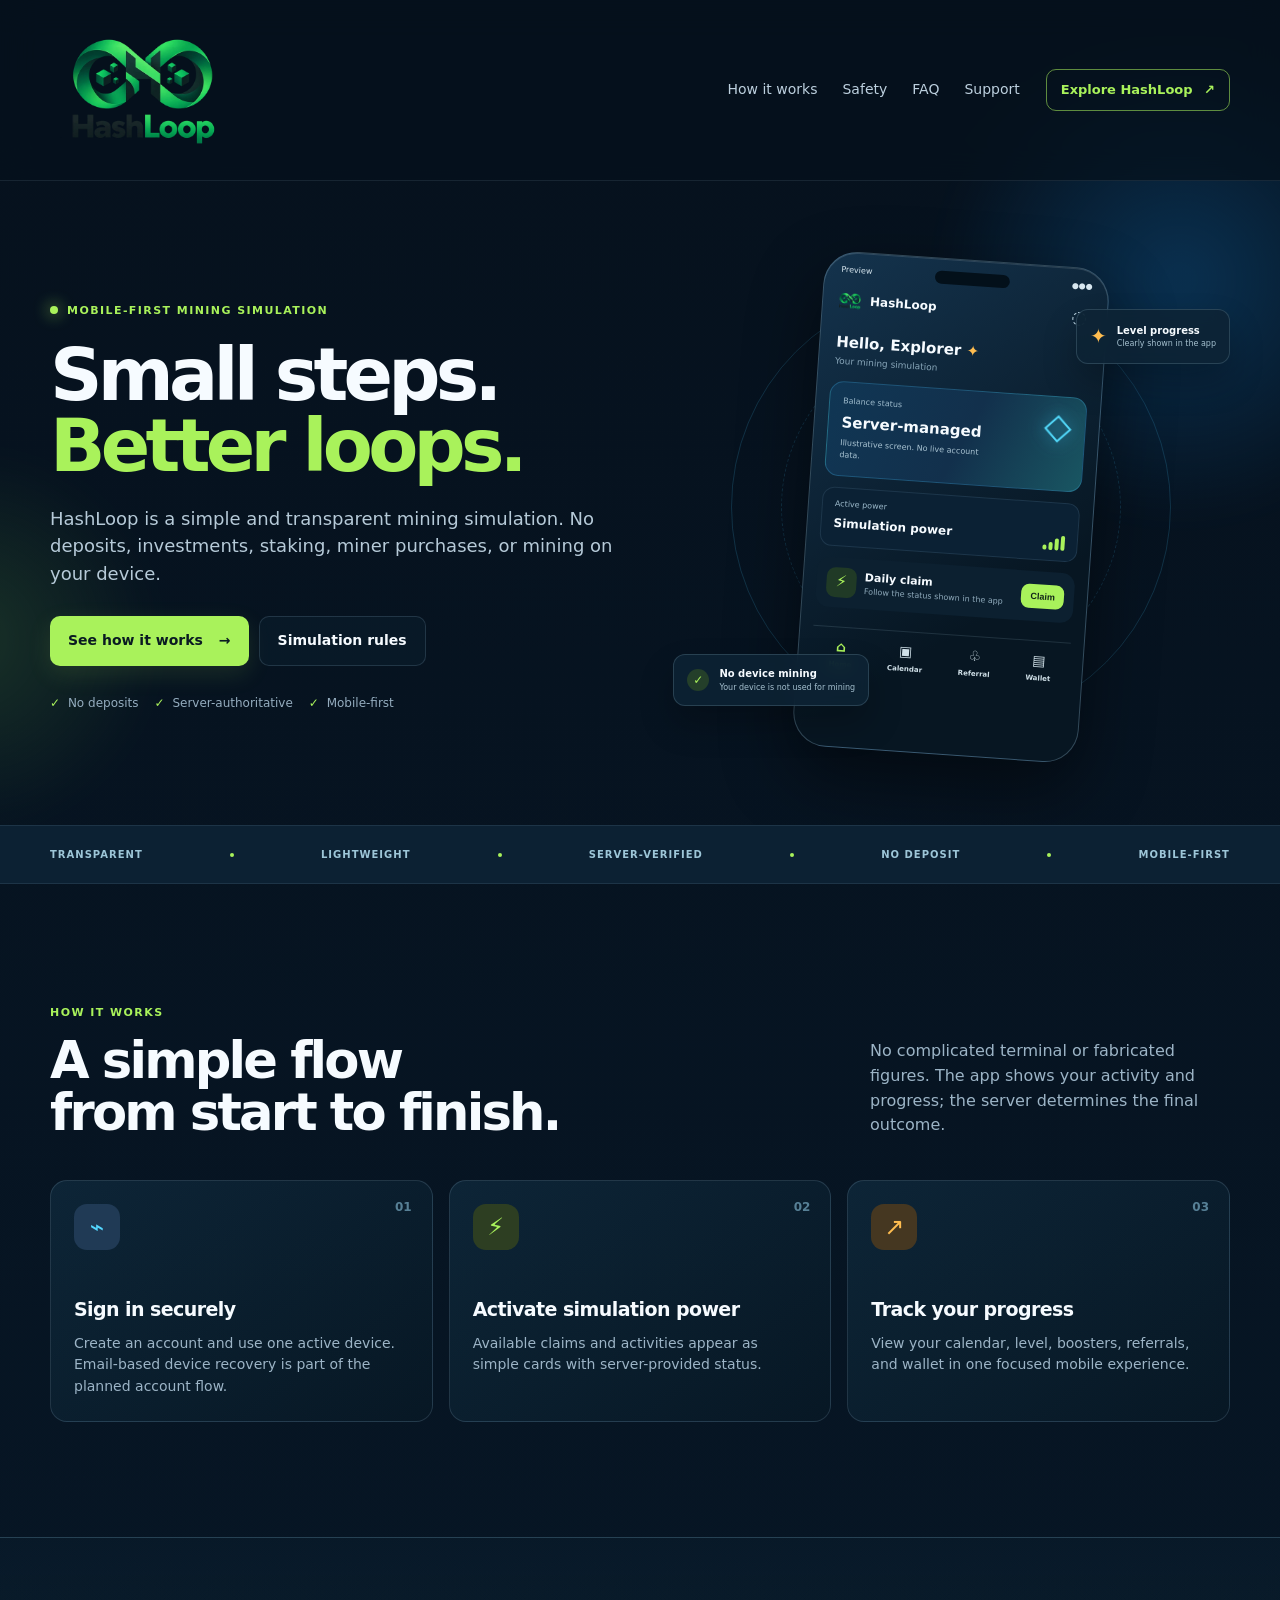
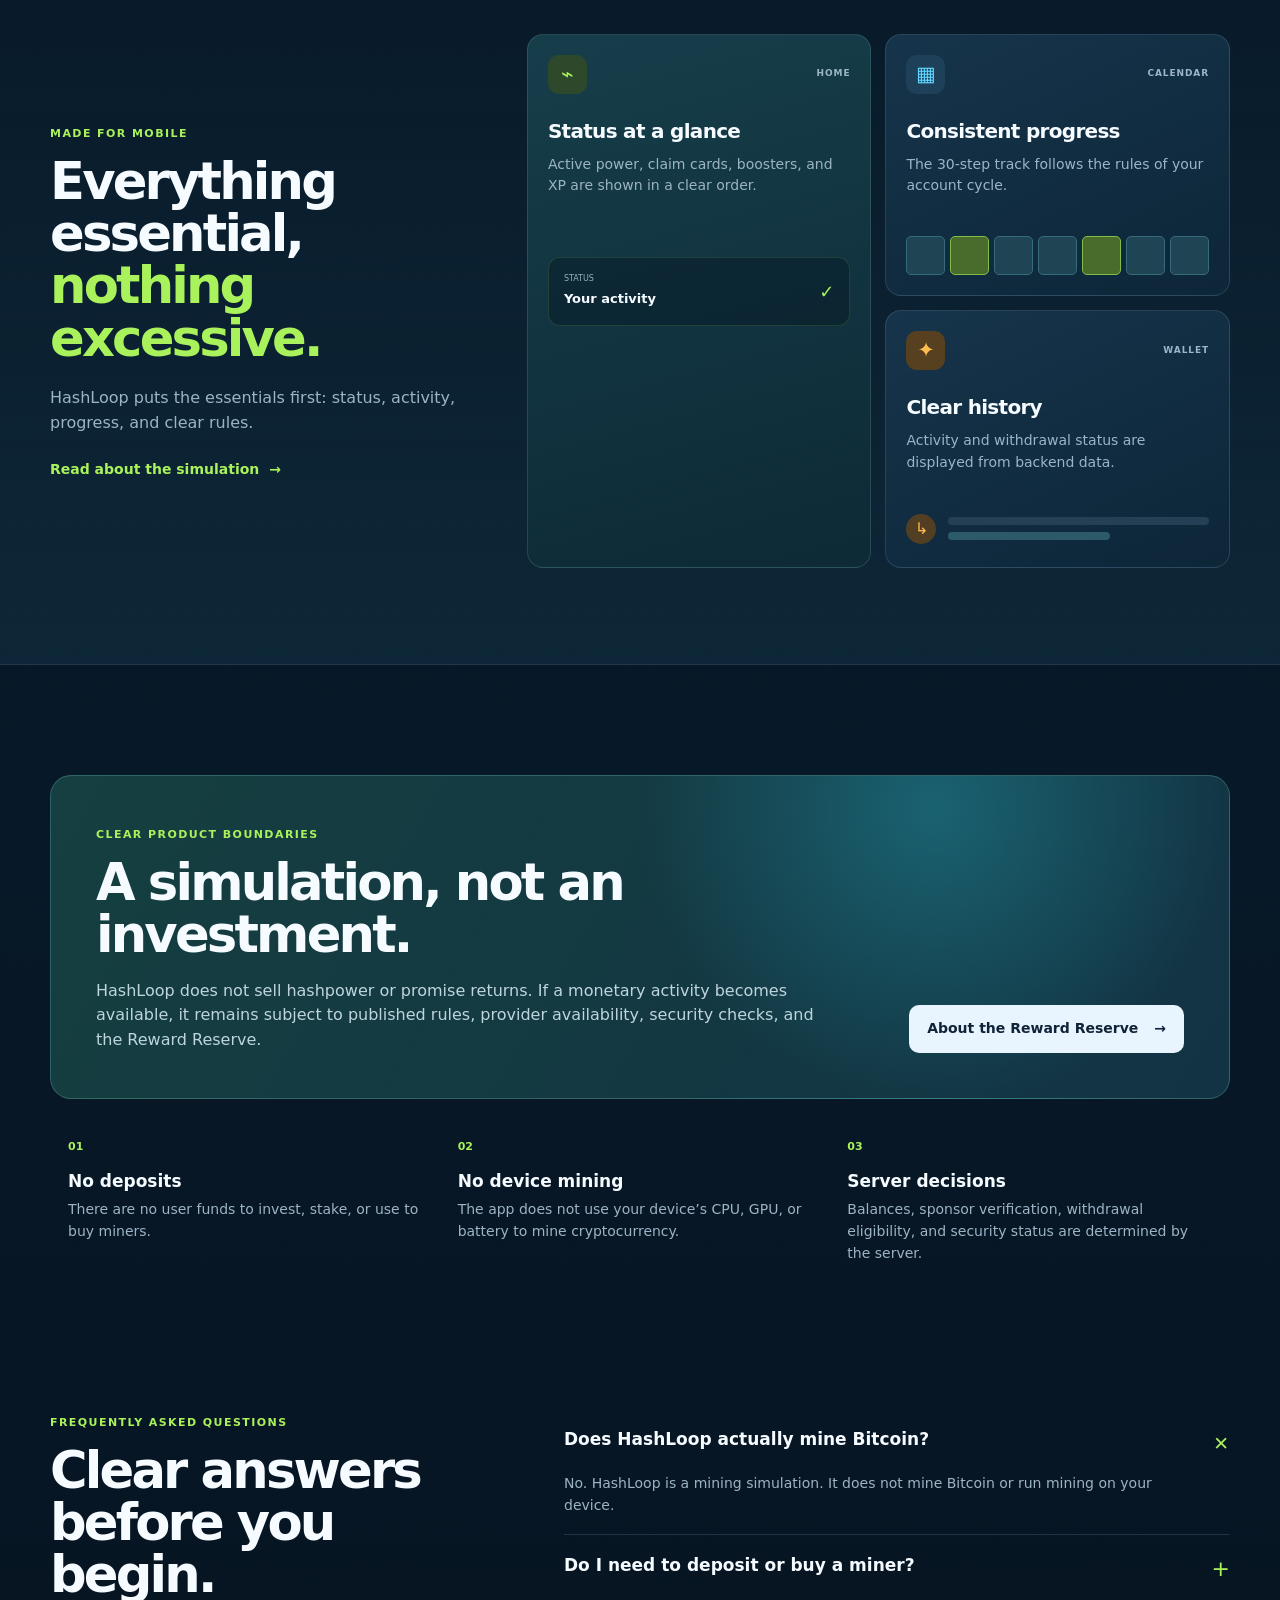
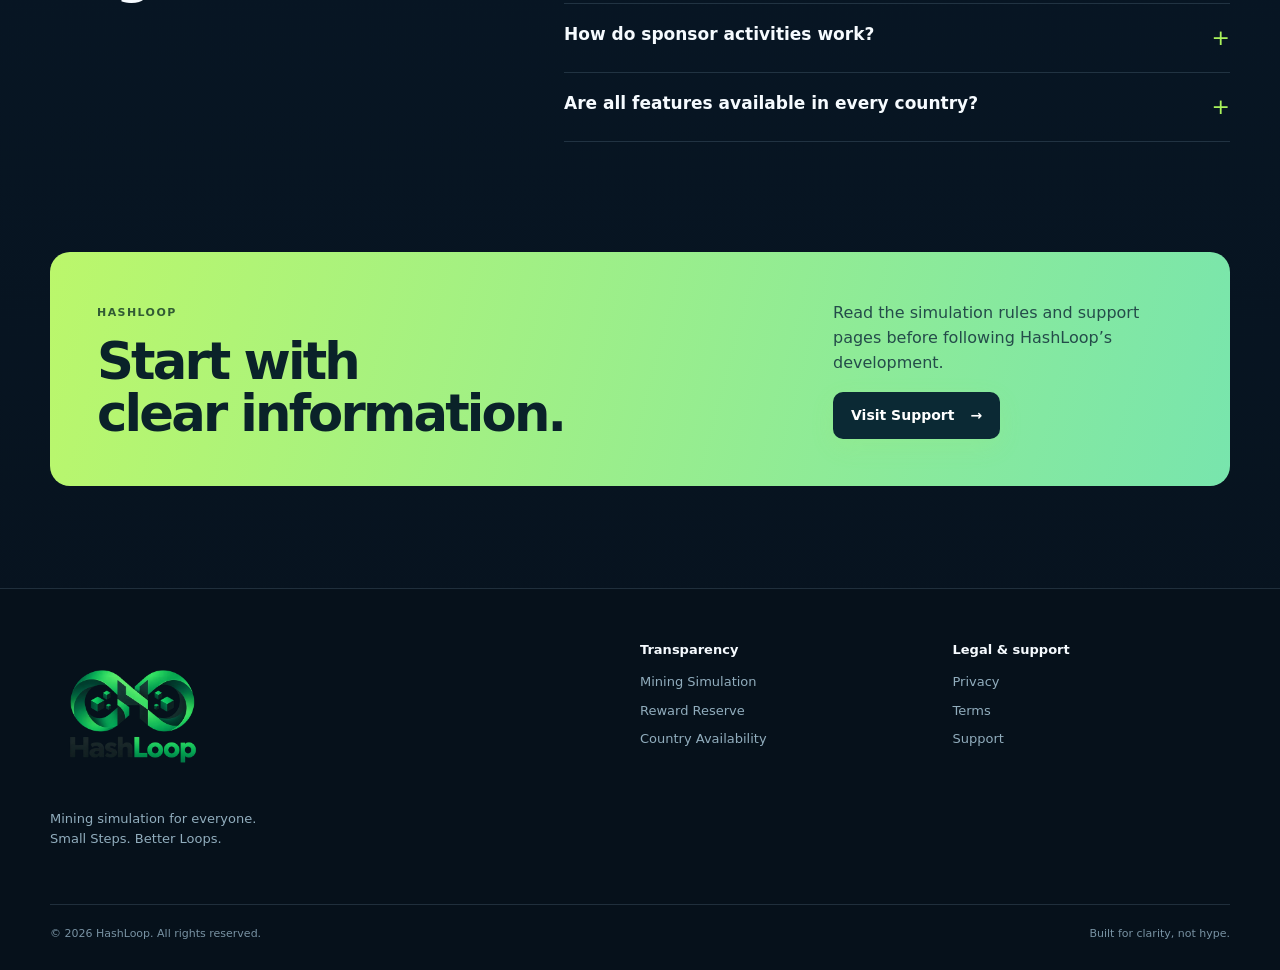
<file: index.html>
<!doctype html>
<html lang="en">
<head>
  <meta charset="utf-8">
  <meta name="viewport" content="width=device-width, initial-scale=1">
  <meta name="description" content="HashLoop is a mobile-first mining simulation. No deposits, investments, or device mining.">
  <meta name="theme-color" content="#07121d">
  <title>HashLoop — Small Steps. Better Loops.</title>
  <link rel="stylesheet" href="/assets/site.css">
</head>
<body class="landing">
  <div class="aurora aurora-one"></div><div class="aurora aurora-two"></div>
  <header class="site-header"><div class="shell nav">
    <a class="brand brand-logo" href="/" aria-label="HashLoop home"><img src="/assets/hashloop_logo.webp" alt="HashLoop"></a>
    <nav class="nav-links" aria-label="Main navigation">
      <a href="#cara-kerja">How it works</a><a href="#keamanan">Safety</a><a href="#faq">FAQ</a><a href="/support/">Support</a>
    </nav>
    <a class="nav-cta" href="#mulai">Explore HashLoop <span>↗</span></a>
  </div></header>
  <main>
    <section class="hero shell" id="mulai">
      <div class="hero-copy">
        <div class="eyebrow"><i></i> Mobile-first mining simulation</div>
        <h1>Small steps.<br><em>Better loops.</em></h1>
        <p class="hero-lead">HashLoop is a simple and transparent mining simulation. No deposits, investments, staking, miner purchases, or mining on your device.</p>
        <div class="hero-actions"><a class="button primary" href="#cara-kerja">See how it works <span>→</span></a><a class="button ghost" href="/mining-simulation/">Simulation rules</a></div>
        <div class="hero-trust"><span><b>✓</b> No deposits</span><span><b>✓</b> Server-authoritative</span><span><b>✓</b> Mobile-first</span></div>
      </div>
      <div class="hero-visual" aria-label="Illustrative HashLoop interface concept">
        <div class="orbit orbit-a"></div><div class="orbit orbit-b"></div>
        <div class="phone">
          <div class="phone-top"><span>Preview</span><span class="notch"></span><span>●●●</span></div>
          <div class="app-top"><img src="/assets/hashloop_logo.webp" alt=""><span>HashLoop</span><button aria-label="Profile">◌</button></div>
          <div class="hello">Hello, Explorer <span>✦</span><small>Your mining simulation</small></div>
          <div class="balance-card"><div><small>Balance status</small><strong>Server-managed</strong><em>Illustrative screen. No live account data.</em></div><div class="gem">◇</div></div>
          <div class="power-row"><div><small>Active power</small><b>Simulation power</b></div><div class="signal"><span></span><span></span><span></span><span></span></div></div>
          <div class="claim-preview"><div class="preview-icon">⚡</div><div><strong>Daily claim</strong><small>Follow the status shown in the app</small></div><button>Claim</button></div>
          <div class="mini-nav"><b>⌂<small>Home</small></b><b>▣<small>Calendar</small></b><b>♧<small>Referral</small></b><b>▤<small>Wallet</small></b></div>
        </div>
        <div class="float-card card-one"><span class="float-icon">✦</span><div><b>Level progress</b><small>Clearly shown in the app</small></div></div>
        <div class="float-card card-two"><span class="ok">✓</span><div><b>No device mining</b><small>Your device is not used for mining</small></div></div>
      </div>
    </section>
    <section class="strip"><div class="shell strip-inner"><span>TRANSPARENT</span><i></i><span>LIGHTWEIGHT</span><i></i><span>SERVER-VERIFIED</span><i></i><span>NO DEPOSIT</span><i></i><span>MOBILE-FIRST</span></div></section>
    <section class="section shell" id="cara-kerja">
      <div class="section-heading"><div><span class="kicker">HOW IT WORKS</span><h2>A simple flow<br>from start to finish.</h2></div><p>No complicated terminal or fabricated figures. The app shows your activity and progress; the server determines the final outcome.</p></div>
      <div class="steps">
        <article class="step"><span class="step-num">01</span><div class="step-art art-account">⌁</div><h3>Sign in securely</h3><p>Create an account and use one active device. Email-based device recovery is part of the planned account flow.</p></article>
        <article class="step"><span class="step-num">02</span><div class="step-art art-power">⚡</div><h3>Activate simulation power</h3><p>Available claims and activities appear as simple cards with server-provided status.</p></article>
        <article class="step"><span class="step-num">03</span><div class="step-art art-track">↗</div><h3>Track your progress</h3><p>View your calendar, level, boosters, referrals, and wallet in one focused mobile experience.</p></article>
      </div>
    </section>
    <section class="feature-section"><div class="shell feature-grid">
      <div class="feature-intro"><span class="kicker">MADE FOR MOBILE</span><h2>Everything essential,<br><em>nothing excessive.</em></h2><p>HashLoop puts the essentials first: status, activity, progress, and clear rules.</p><a class="text-link" href="/mining-simulation/">Read about the simulation <span>→</span></a></div>
      <div class="feature-cards">
        <article class="feature-card large"><div class="feature-head"><span class="feature-icon lime">⌁</span><span class="card-label">HOME</span></div><h3>Status at a glance</h3><p>Active power, claim cards, boosters, and XP are shown in a clear order.</p><div class="home-mini"><div><small>STATUS</small><b>Your activity</b></div><span>✓</span></div></article>
        <article class="feature-card"><div class="feature-head"><span class="feature-icon blue">▦</span><span class="card-label">CALENDAR</span></div><h3>Consistent progress</h3><p>The 30-step track follows the rules of your account cycle.</p><div class="calendar-mini"><i></i><i></i><i></i><i></i><i></i><i></i><i></i></div></article>
        <article class="feature-card"><div class="feature-head"><span class="feature-icon orange">✦</span><span class="card-label">WALLET</span></div><h3>Clear history</h3><p>Activity and withdrawal status are displayed from backend data.</p><div class="wallet-mini"><span>↳</span><div><i></i><i></i></div></div></article>
      </div>
    </section>
    <section class="safety shell" id="keamanan">
      <div class="safety-banner"><div><span class="kicker">CLEAR PRODUCT BOUNDARIES</span><h2>A simulation, not an investment.</h2><p>HashLoop does not sell hashpower or promise returns. If a monetary activity becomes available, it remains subject to published rules, provider availability, security checks, and the Reward Reserve.</p></div><a class="button light" href="/reward-reserve/">About the Reward Reserve <span>→</span></a></div>
      <div class="safety-grid">
        <article><span>01</span><h3>No deposits</h3><p>There are no user funds to invest, stake, or use to buy miners.</p></article>
        <article><span>02</span><h3>No device mining</h3><p>The app does not use your device’s CPU, GPU, or battery to mine cryptocurrency.</p></article>
        <article><span>03</span><h3>Server decisions</h3><p>Balances, sponsor verification, withdrawal eligibility, and security status are determined by the server.</p></article>
      </div>
    </section>
    <section class="faq shell" id="faq">
      <div class="faq-heading"><span class="kicker">FREQUENTLY ASKED QUESTIONS</span><h2>Clear answers<br>before you begin.</h2></div>
      <div class="faq-list">
        <details open><summary>Does HashLoop actually mine Bitcoin?<span>+</span></summary><p>No. HashLoop is a mining simulation. It does not mine Bitcoin or run mining on your device.</p></details>
        <details><summary>Do I need to deposit or buy a miner?<span>+</span></summary><p>No. HashLoop does not offer deposits, investments, staking, miner purchases, or pay-to-earn memberships.</p></details>
        <details><summary>How do sponsor activities work?<span>+</span></summary><p>Sponsor activities can only count after verification by an approved provider and the server. Provider availability varies by release and country.</p></details>
        <details><summary>Are all features available in every country?<span>+</span></summary><p>Not always. Availability depends on your country, providers, development status, and published rules.</p></details>
      </div>
    </section>
    <section class="cta shell"><div><span class="kicker">HASHLOOP</span><h2>Start with<br>clear information.</h2></div><div><p>Read the simulation rules and support pages before following HashLoop’s development.</p><a class="button primary" href="/support/">Visit Support <span>→</span></a></div></section>
  </main>
  <footer class="footer"><div class="shell footer-grid"><div><a class="brand brand-logo footer-logo" href="/"><img src="/assets/hashloop_logo.webp" alt="HashLoop"></a><p>Mining simulation for everyone.<br>Small Steps. Better Loops.</p></div><div><b>Transparency</b><a href="/mining-simulation/">Mining Simulation</a><a href="/reward-reserve/">Reward Reserve</a><a href="/country-availability/">Country Availability</a></div><div><b>Legal & support</b><a href="/privacy/">Privacy</a><a href="/terms/">Terms</a><a href="/support/">Support</a></div></div><div class="shell footer-bottom"><span>© 2026 HashLoop. All rights reserved.</span><span>Built for clarity, not hype.</span></div></footer>
</body>
</html>
</file>
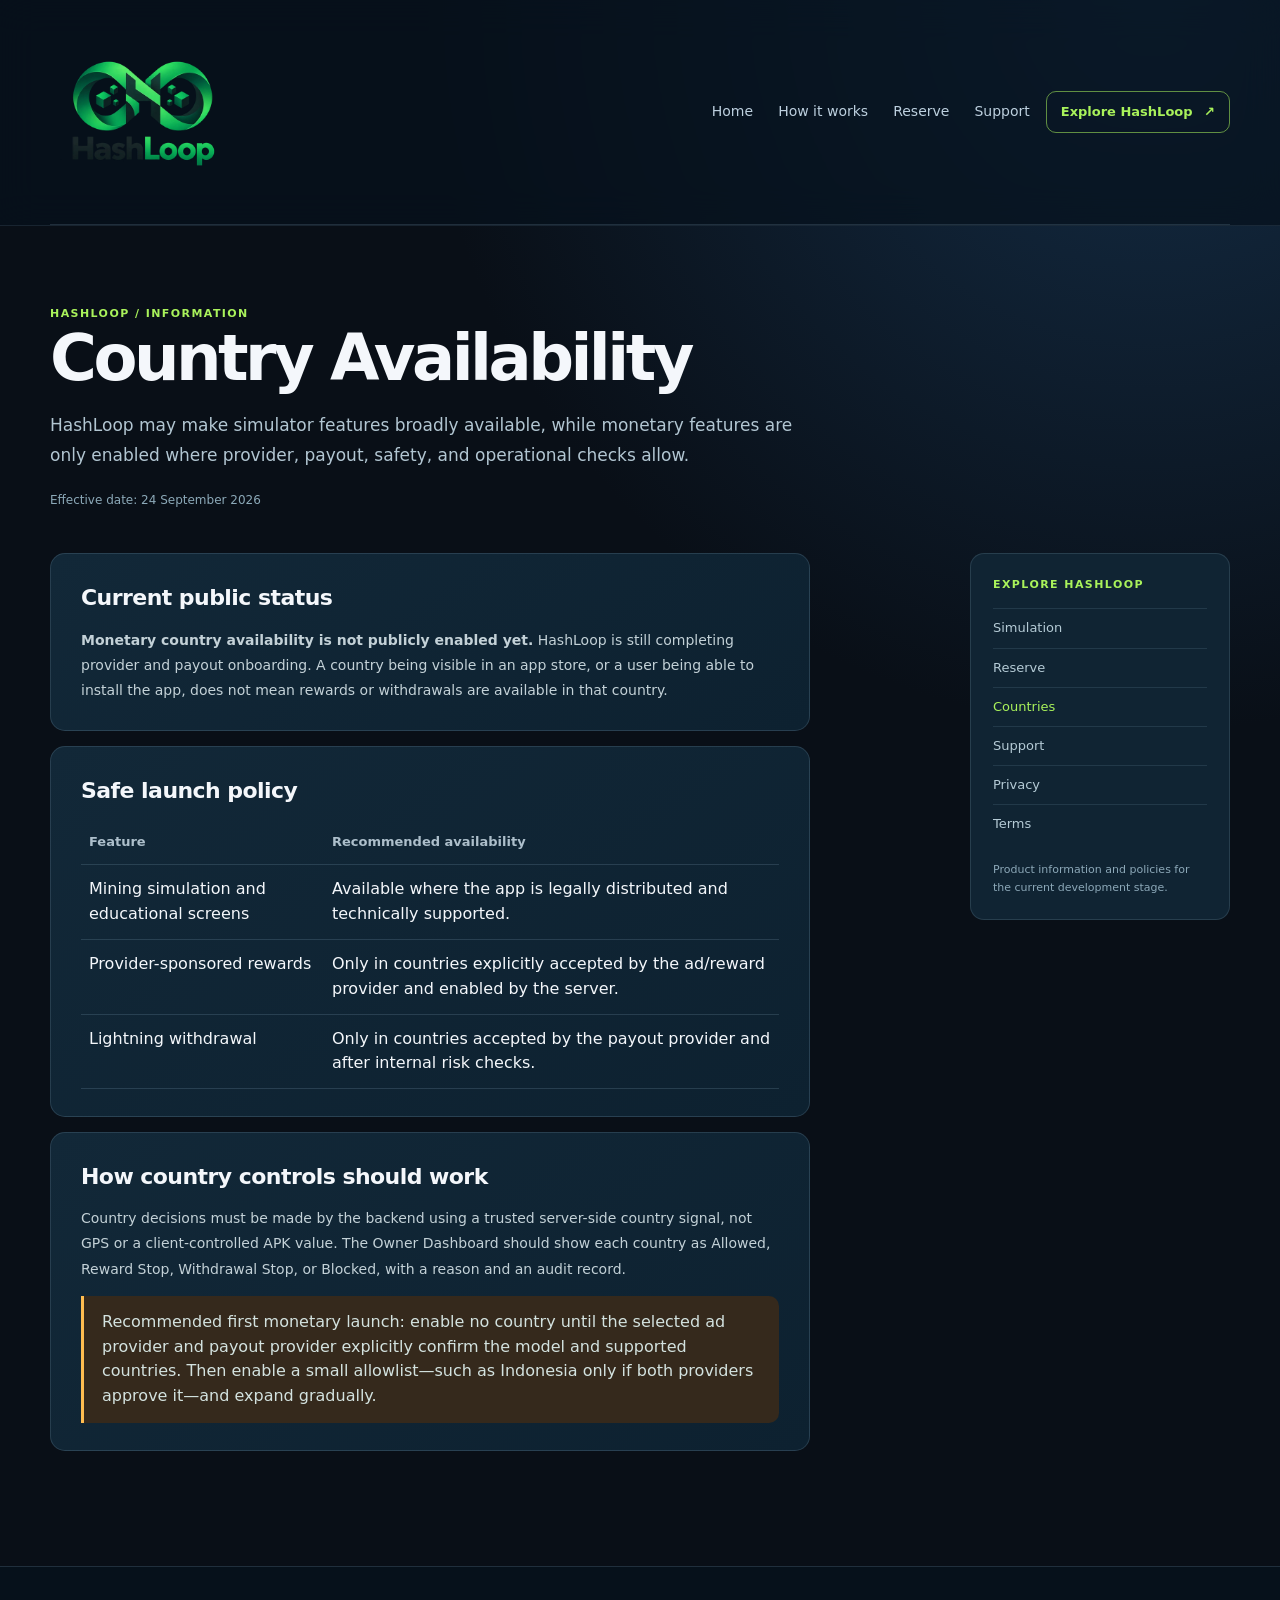
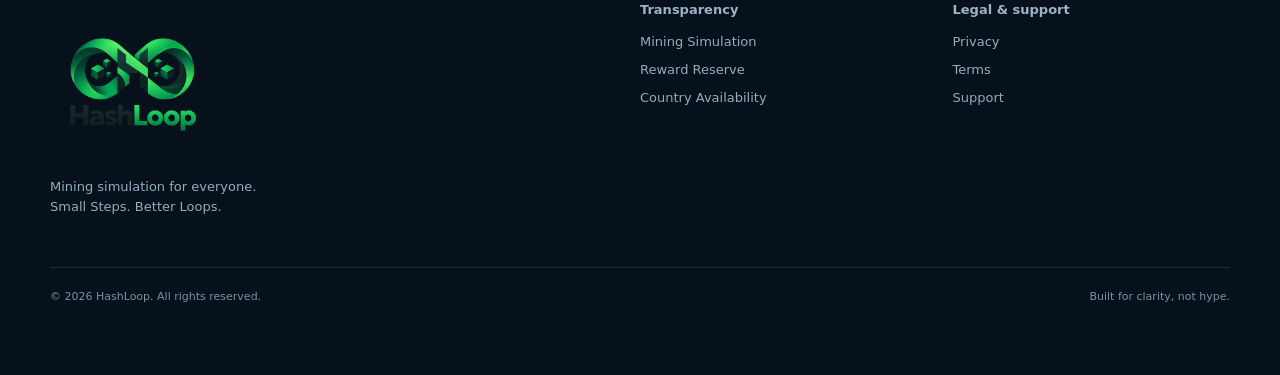
<file: country-availability/index.html>
<!doctype html><html lang="en"><head><meta charset="utf-8"><meta name="viewport" content="width=device-width, initial-scale=1"><meta name="description" content="HashLoop may make simulator features broadly available, while monetary features are only enabled where provider, payout, safety, and operational checks allow."><title>Country Availability — HashLoop</title><link rel="stylesheet" href="/assets/site.css"></head><body class="docs">
 <header class="site-header"><div class="shell nav">
 <a class="brand brand-logo" href="/" aria-label="HashLoop home"><img src="/assets/hashloop_logo.webp" alt="HashLoop"></a>
 <nav class="nav-links" aria-label="Main navigation"><a href="/">Home</a><a href="/mining-simulation/">How it works</a><a href="/reward-reserve/">Reserve</a><a href="/support/">Support</a></nav>
 <a class="nav-cta" href="/">Explore HashLoop <span aria-hidden="true">↗</span></a>
 </div></header>
 <main class="shell doc-main"><div class="doc-header"><span class="kicker">HASHLOOP / INFORMATION</span><h1>Country Availability</h1><p class="lead">HashLoop may make simulator features broadly available, while monetary features are only enabled where provider, payout, safety, and operational checks allow.</p><div class="updated">Effective date: 24 September 2026</div></div>
 <div class="doc-grid"><div class="doc-content"><div class="box"><h2>Current public status</h2><p><strong>Monetary country availability is not publicly enabled yet.</strong> HashLoop is still completing provider and payout onboarding. A country being visible in an app store, or a user being able to install the app, does not mean rewards or withdrawals are available in that country.</p></div><div class="box"><h2>Safe launch policy</h2><table class="table"><thead><tr><th>Feature</th><th>Recommended availability</th></tr></thead><tbody><tr><td>Mining simulation and educational screens</td><td>Available where the app is legally distributed and technically supported.</td></tr><tr><td>Provider-sponsored rewards</td><td>Only in countries explicitly accepted by the ad/reward provider and enabled by the server.</td></tr><tr><td>Lightning withdrawal</td><td>Only in countries accepted by the payout provider and after internal risk checks.</td></tr></tbody></table></div><div class="box"><h2>How country controls should work</h2><p>Country decisions must be made by the backend using a trusted server-side country signal, not GPS or a client-controlled APK value. The Owner Dashboard should show each country as Allowed, Reward Stop, Withdrawal Stop, or Blocked, with a reason and an audit record.</p><div class="note warn">Recommended first monetary launch: enable no country until the selected ad provider and payout provider explicitly confirm the model and supported countries. Then enable a small allowlist—such as Indonesia only if both providers approve it—and expand gradually.</div></div></div><aside class="doc-aside"><b>EXPLORE HASHLOOP</b><a href="/mining-simulation/">Simulation</a><a href="/reward-reserve/">Reserve</a><a href="/country-availability/" aria-current="page">Countries</a><a href="/support/">Support</a><a href="/privacy/">Privacy</a><a href="/terms/">Terms</a><p class="aside-note">Product information and policies for the current development stage.</p></aside></div>
 </main>
 <footer class="footer"><div class="shell footer-grid"><div><a class="brand brand-logo footer-logo" href="/"><img src="/assets/hashloop_logo.webp" alt="HashLoop"></a><p>Mining simulation for everyone.<br>Small Steps. Better Loops.</p></div><div><b>Transparency</b><a href="/mining-simulation/">Mining Simulation</a><a href="/reward-reserve/">Reward Reserve</a><a href="/country-availability/">Country Availability</a></div><div><b>Legal &amp; support</b><a href="/privacy/">Privacy</a><a href="/terms/">Terms</a><a href="/support/">Support</a></div></div><div class="shell footer-bottom"><span>© 2026 HashLoop. All rights reserved.</span><span>Built for clarity, not hype.</span></div></footer></body></html>
</file>
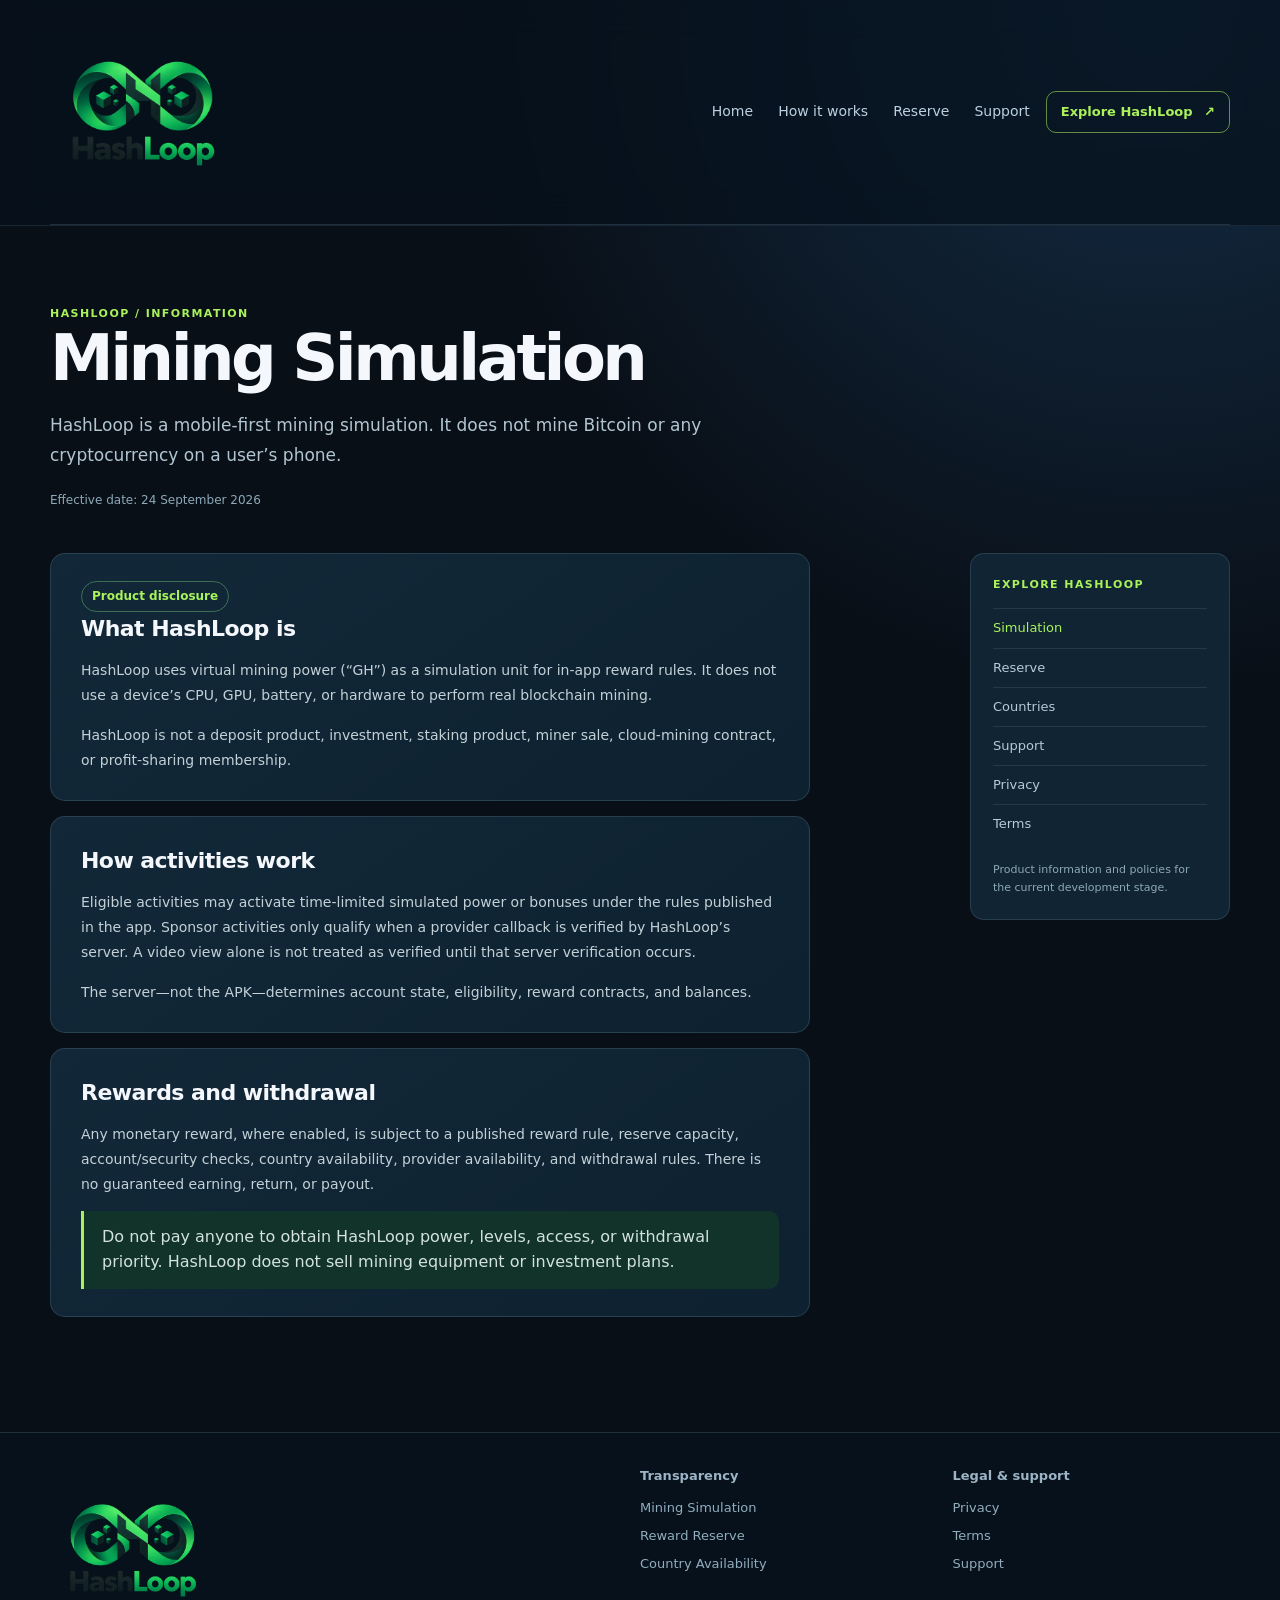
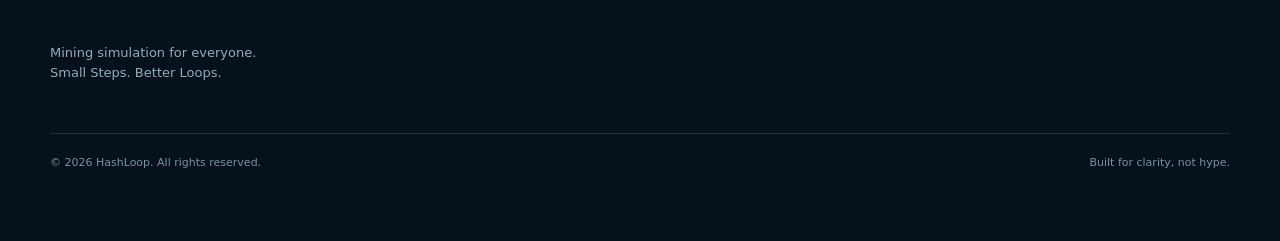
<file: mining-simulation/index.html>
<!doctype html><html lang="en"><head><meta charset="utf-8"><meta name="viewport" content="width=device-width, initial-scale=1"><meta name="description" content="HashLoop is a mobile-first mining simulation. It does not mine Bitcoin or any cryptocurrency on a user’s phone."><title>Mining Simulation — HashLoop</title><link rel="stylesheet" href="/assets/site.css"></head><body class="docs">
 <header class="site-header"><div class="shell nav">
 <a class="brand brand-logo" href="/" aria-label="HashLoop home"><img src="/assets/hashloop_logo.webp" alt="HashLoop"></a>
 <nav class="nav-links" aria-label="Main navigation"><a href="/">Home</a><a href="/mining-simulation/">How it works</a><a href="/reward-reserve/">Reserve</a><a href="/support/">Support</a></nav>
 <a class="nav-cta" href="/">Explore HashLoop <span aria-hidden="true">↗</span></a>
 </div></header>
 <main class="shell doc-main"><div class="doc-header"><span class="kicker">HASHLOOP / INFORMATION</span><h1>Mining Simulation</h1><p class="lead">HashLoop is a mobile-first mining simulation. It does not mine Bitcoin or any cryptocurrency on a user’s phone.</p><div class="updated">Effective date: 24 September 2026</div></div>
 <div class="doc-grid"><div class="doc-content"><div class="box"><span class="pill">Product disclosure</span><h2>What HashLoop is</h2><p>HashLoop uses virtual mining power (“GH”) as a simulation unit for in-app reward rules. It does not use a device’s CPU, GPU, battery, or hardware to perform real blockchain mining.</p><p>HashLoop is not a deposit product, investment, staking product, miner sale, cloud-mining contract, or profit-sharing membership.</p></div><div class="box"><h2>How activities work</h2><p>Eligible activities may activate time-limited simulated power or bonuses under the rules published in the app. Sponsor activities only qualify when a provider callback is verified by HashLoop’s server. A video view alone is not treated as verified until that server verification occurs.</p><p>The server—not the APK—determines account state, eligibility, reward contracts, and balances.</p></div><div class="box"><h2>Rewards and withdrawal</h2><p>Any monetary reward, where enabled, is subject to a published reward rule, reserve capacity, account/security checks, country availability, provider availability, and withdrawal rules. There is no guaranteed earning, return, or payout.</p><div class="note">Do not pay anyone to obtain HashLoop power, levels, access, or withdrawal priority. HashLoop does not sell mining equipment or investment plans.</div></div></div><aside class="doc-aside"><b>EXPLORE HASHLOOP</b><a href="/mining-simulation/" aria-current="page">Simulation</a><a href="/reward-reserve/">Reserve</a><a href="/country-availability/">Countries</a><a href="/support/">Support</a><a href="/privacy/">Privacy</a><a href="/terms/">Terms</a><p class="aside-note">Product information and policies for the current development stage.</p></aside></div>
 </main>
 <footer class="footer"><div class="shell footer-grid"><div><a class="brand brand-logo footer-logo" href="/"><img src="/assets/hashloop_logo.webp" alt="HashLoop"></a><p>Mining simulation for everyone.<br>Small Steps. Better Loops.</p></div><div><b>Transparency</b><a href="/mining-simulation/">Mining Simulation</a><a href="/reward-reserve/">Reward Reserve</a><a href="/country-availability/">Country Availability</a></div><div><b>Legal &amp; support</b><a href="/privacy/">Privacy</a><a href="/terms/">Terms</a><a href="/support/">Support</a></div></div><div class="shell footer-bottom"><span>© 2026 HashLoop. All rights reserved.</span><span>Built for clarity, not hype.</span></div></footer></body></html>
</file>
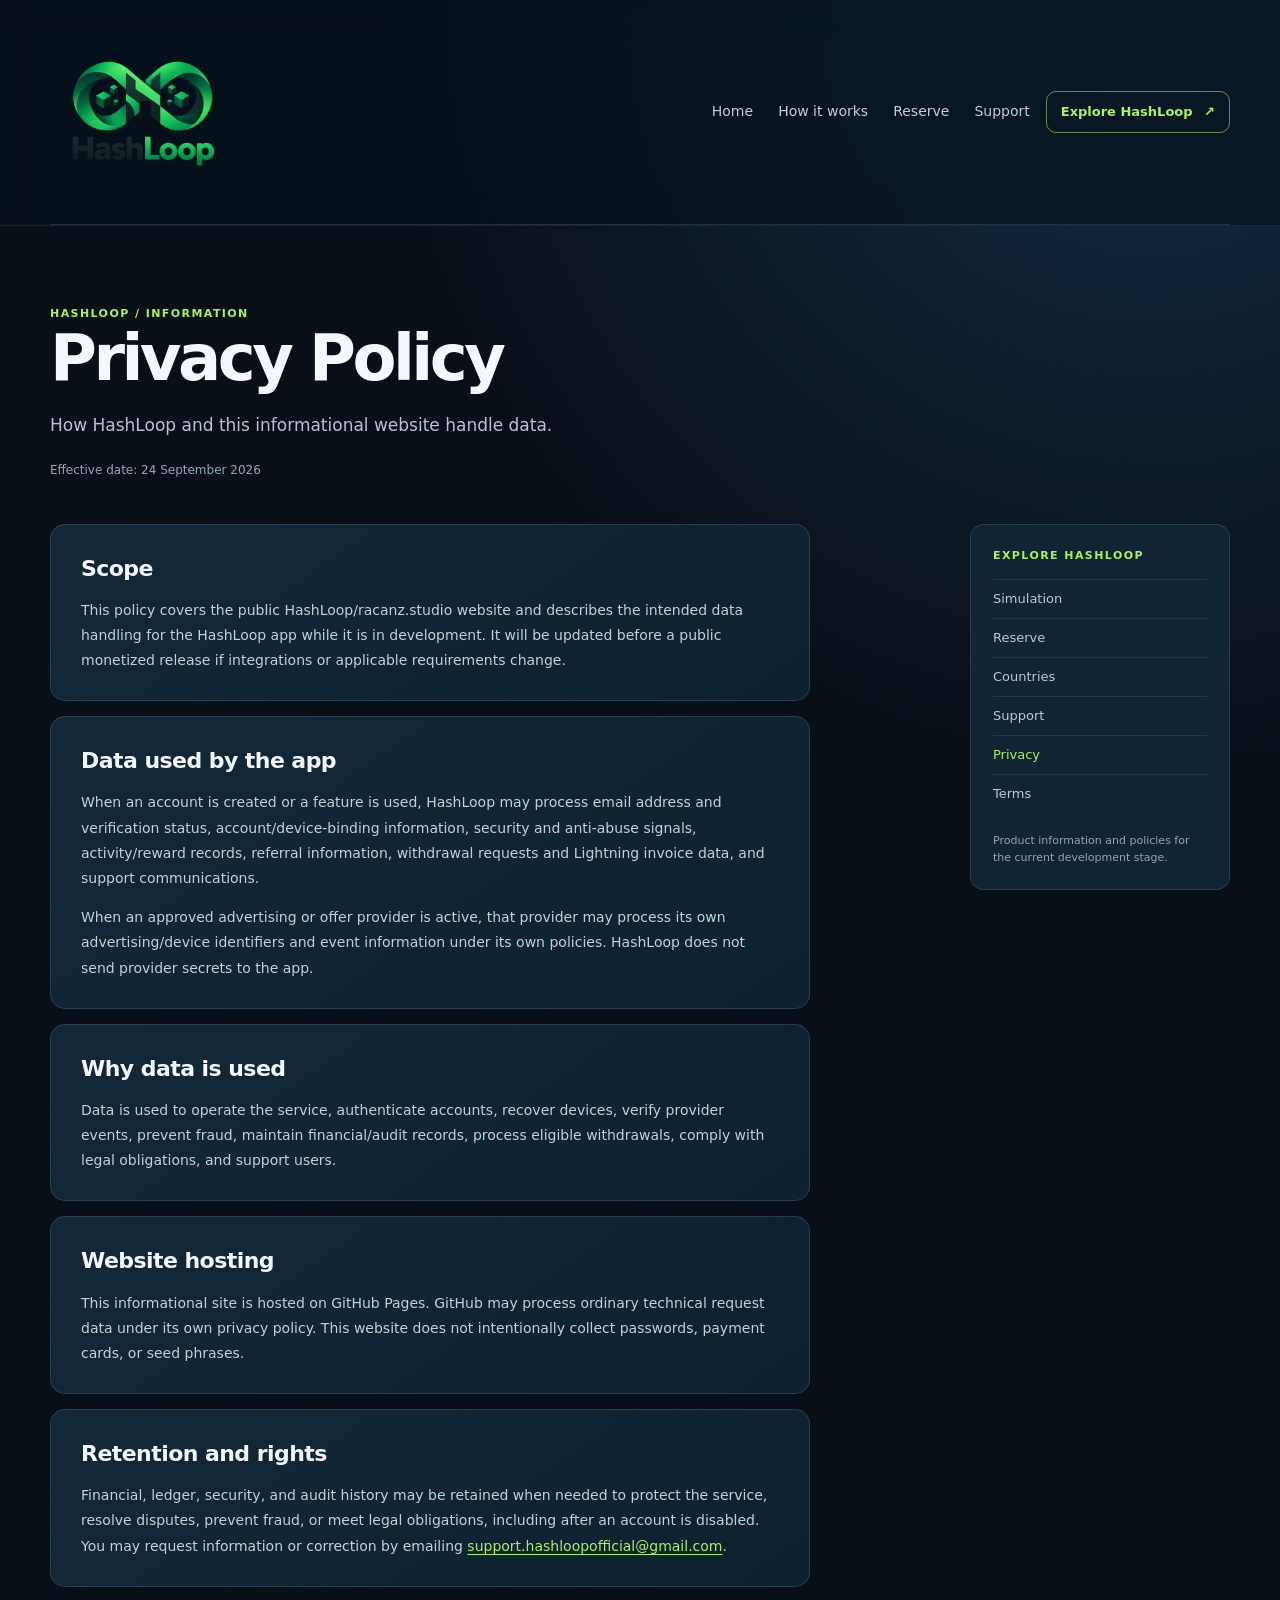
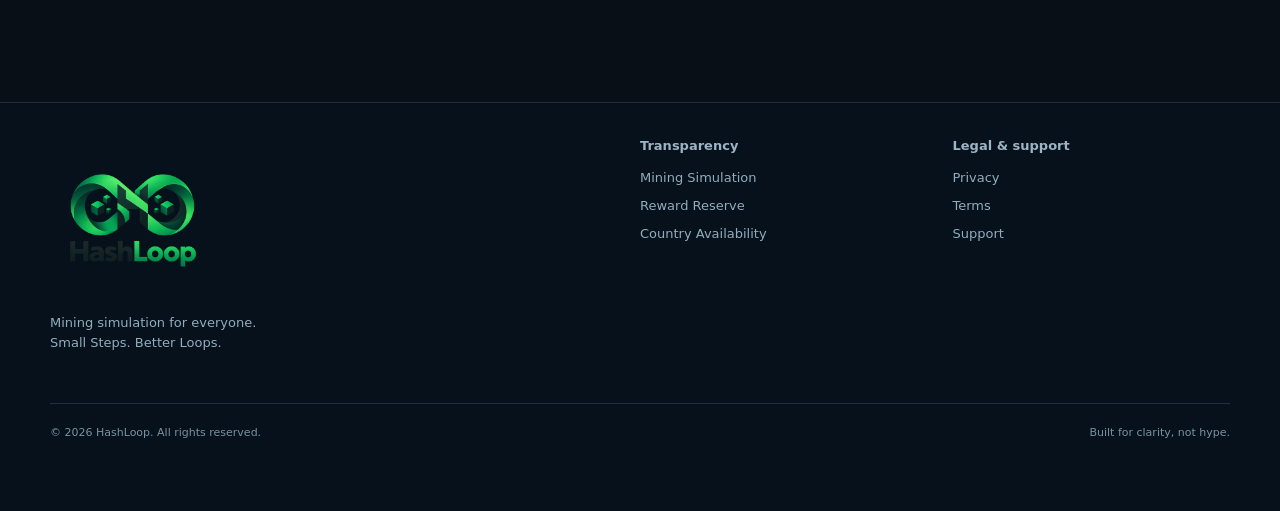
<file: privacy/index.html>
<!doctype html><html lang="en"><head><meta charset="utf-8"><meta name="viewport" content="width=device-width, initial-scale=1"><meta name="description" content="How HashLoop and this informational website handle data."><title>Privacy Policy — HashLoop</title><link rel="stylesheet" href="/assets/site.css"></head><body class="docs">
 <header class="site-header"><div class="shell nav">
 <a class="brand brand-logo" href="/" aria-label="HashLoop home"><img src="/assets/hashloop_logo.webp" alt="HashLoop"></a>
 <nav class="nav-links" aria-label="Main navigation"><a href="/">Home</a><a href="/mining-simulation/">How it works</a><a href="/reward-reserve/">Reserve</a><a href="/support/">Support</a></nav>
 <a class="nav-cta" href="/">Explore HashLoop <span aria-hidden="true">↗</span></a>
 </div></header>
 <main class="shell doc-main"><div class="doc-header"><span class="kicker">HASHLOOP / INFORMATION</span><h1>Privacy Policy</h1><p class="lead">How HashLoop and this informational website handle data.</p><div class="updated">Effective date: 24 September 2026</div></div>
 <div class="doc-grid"><div class="doc-content"><div class="box"><h2>Scope</h2><p>This policy covers the public HashLoop/racanz.studio website and describes the intended data handling for the HashLoop app while it is in development. It will be updated before a public monetized release if integrations or applicable requirements change.</p></div><div class="box"><h2>Data used by the app</h2><p>When an account is created or a feature is used, HashLoop may process email address and verification status, account/device-binding information, security and anti-abuse signals, activity/reward records, referral information, withdrawal requests and Lightning invoice data, and support communications.</p><p>When an approved advertising or offer provider is active, that provider may process its own advertising/device identifiers and event information under its own policies. HashLoop does not send provider secrets to the app.</p></div><div class="box"><h2>Why data is used</h2><p>Data is used to operate the service, authenticate accounts, recover devices, verify provider events, prevent fraud, maintain financial/audit records, process eligible withdrawals, comply with legal obligations, and support users.</p></div><div class="box"><h2>Website hosting</h2><p>This informational site is hosted on GitHub Pages. GitHub may process ordinary technical request data under its own privacy policy. This website does not intentionally collect passwords, payment cards, or seed phrases.</p></div><div class="box"><h2>Retention and rights</h2><p>Financial, ledger, security, and audit history may be retained when needed to protect the service, resolve disputes, prevent fraud, or meet legal obligations, including after an account is disabled. You may request information or correction by emailing <a href="mailto:support.hashloopofficial@gmail.com">support.hashloopofficial@gmail.com</a>.</p></div></div><aside class="doc-aside"><b>EXPLORE HASHLOOP</b><a href="/mining-simulation/">Simulation</a><a href="/reward-reserve/">Reserve</a><a href="/country-availability/">Countries</a><a href="/support/">Support</a><a href="/privacy/" aria-current="page">Privacy</a><a href="/terms/">Terms</a><p class="aside-note">Product information and policies for the current development stage.</p></aside></div>
 </main>
 <footer class="footer"><div class="shell footer-grid"><div><a class="brand brand-logo footer-logo" href="/"><img src="/assets/hashloop_logo.webp" alt="HashLoop"></a><p>Mining simulation for everyone.<br>Small Steps. Better Loops.</p></div><div><b>Transparency</b><a href="/mining-simulation/">Mining Simulation</a><a href="/reward-reserve/">Reward Reserve</a><a href="/country-availability/">Country Availability</a></div><div><b>Legal &amp; support</b><a href="/privacy/">Privacy</a><a href="/terms/">Terms</a><a href="/support/">Support</a></div></div><div class="shell footer-bottom"><span>© 2026 HashLoop. All rights reserved.</span><span>Built for clarity, not hype.</span></div></footer></body></html>
</file>
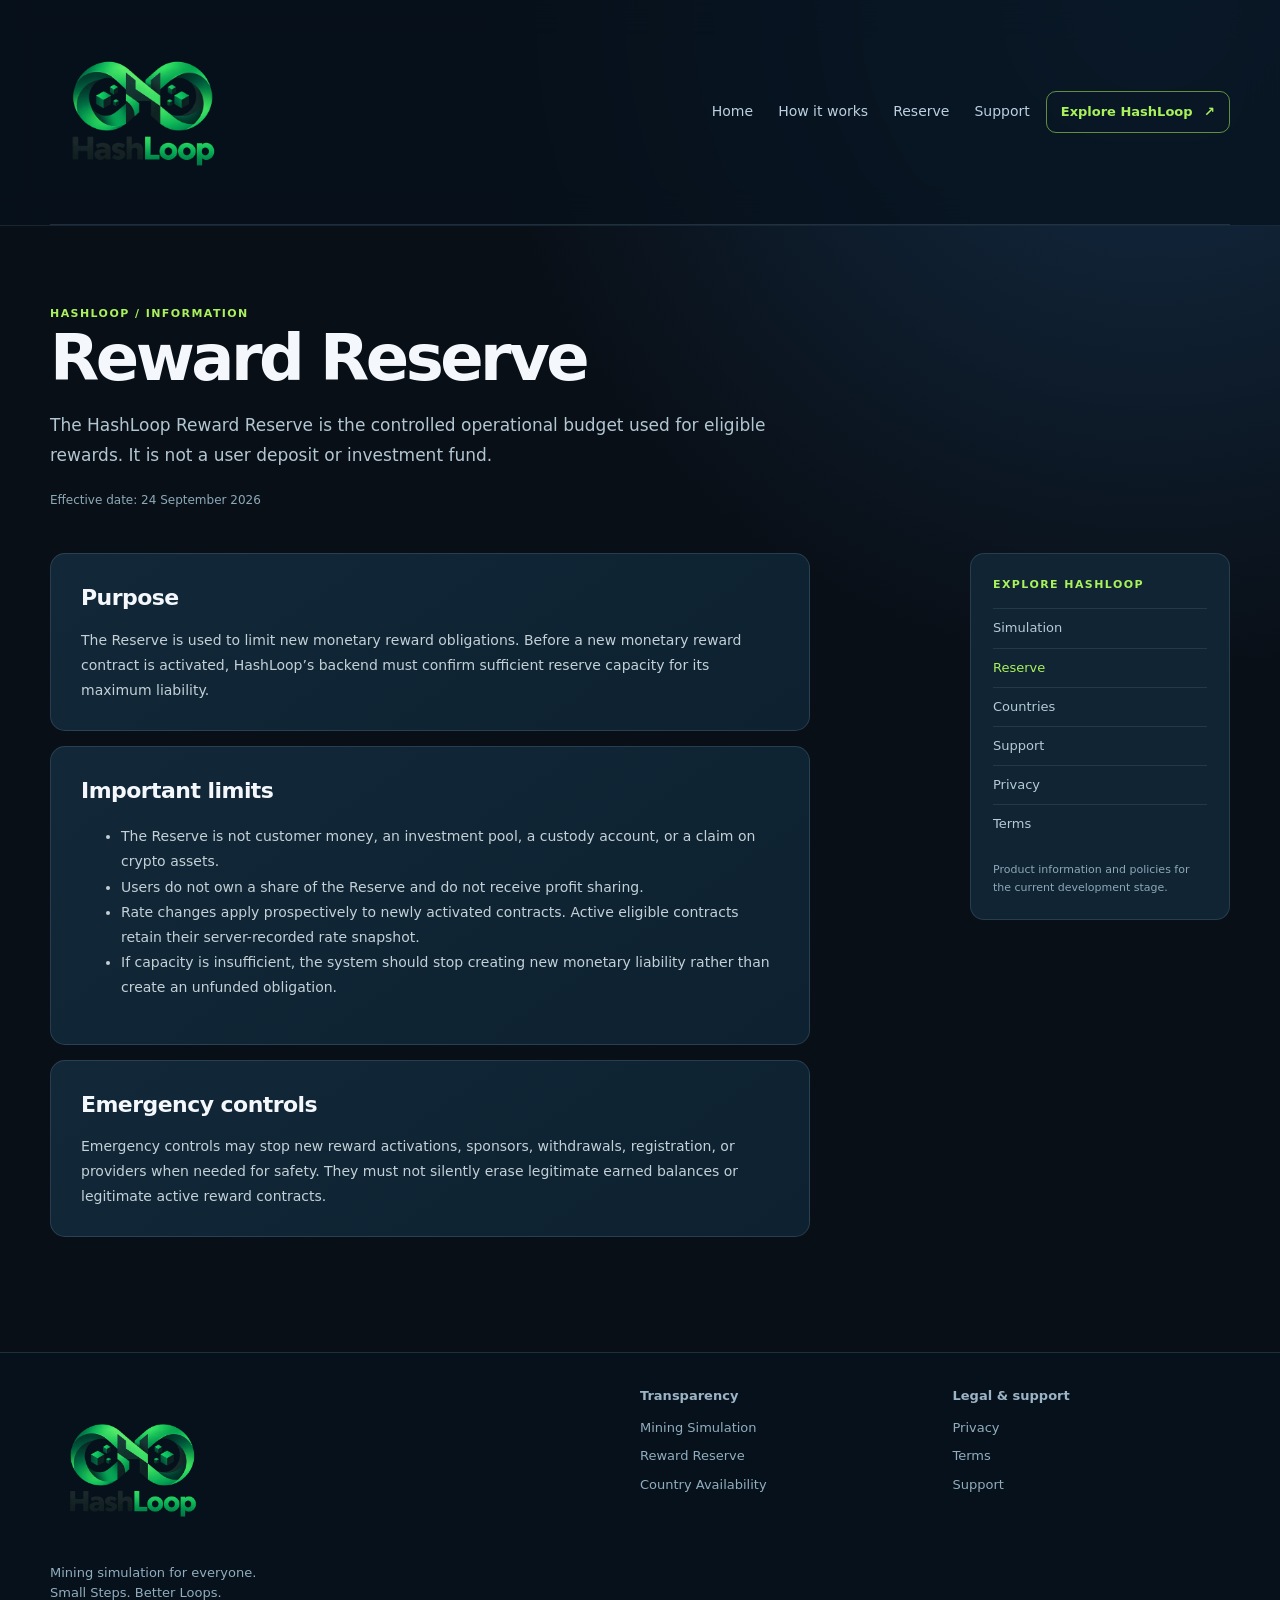
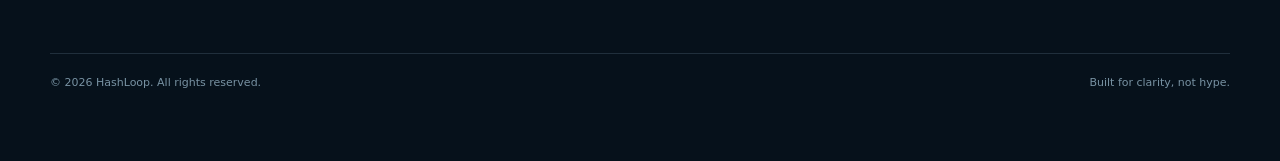
<file: reward-reserve/index.html>
<!doctype html><html lang="en"><head><meta charset="utf-8"><meta name="viewport" content="width=device-width, initial-scale=1"><meta name="description" content="The HashLoop Reward Reserve is the controlled operational budget used for eligible rewards. It is not a user deposit or investment fund."><title>Reward Reserve — HashLoop</title><link rel="stylesheet" href="/assets/site.css"></head><body class="docs">
 <header class="site-header"><div class="shell nav">
 <a class="brand brand-logo" href="/" aria-label="HashLoop home"><img src="/assets/hashloop_logo.webp" alt="HashLoop"></a>
 <nav class="nav-links" aria-label="Main navigation"><a href="/">Home</a><a href="/mining-simulation/">How it works</a><a href="/reward-reserve/">Reserve</a><a href="/support/">Support</a></nav>
 <a class="nav-cta" href="/">Explore HashLoop <span aria-hidden="true">↗</span></a>
 </div></header>
 <main class="shell doc-main"><div class="doc-header"><span class="kicker">HASHLOOP / INFORMATION</span><h1>Reward Reserve</h1><p class="lead">The HashLoop Reward Reserve is the controlled operational budget used for eligible rewards. It is not a user deposit or investment fund.</p><div class="updated">Effective date: 24 September 2026</div></div>
 <div class="doc-grid"><div class="doc-content"><div class="box"><h2>Purpose</h2><p>The Reserve is used to limit new monetary reward obligations. Before a new monetary reward contract is activated, HashLoop’s backend must confirm sufficient reserve capacity for its maximum liability.</p></div><div class="box"><h2>Important limits</h2><ul><li>The Reserve is not customer money, an investment pool, a custody account, or a claim on crypto assets.</li><li>Users do not own a share of the Reserve and do not receive profit sharing.</li><li>Rate changes apply prospectively to newly activated contracts. Active eligible contracts retain their server-recorded rate snapshot.</li><li>If capacity is insufficient, the system should stop creating new monetary liability rather than create an unfunded obligation.</li></ul></div><div class="box"><h2>Emergency controls</h2><p>Emergency controls may stop new reward activations, sponsors, withdrawals, registration, or providers when needed for safety. They must not silently erase legitimate earned balances or legitimate active reward contracts.</p></div></div><aside class="doc-aside"><b>EXPLORE HASHLOOP</b><a href="/mining-simulation/">Simulation</a><a href="/reward-reserve/" aria-current="page">Reserve</a><a href="/country-availability/">Countries</a><a href="/support/">Support</a><a href="/privacy/">Privacy</a><a href="/terms/">Terms</a><p class="aside-note">Product information and policies for the current development stage.</p></aside></div>
 </main>
 <footer class="footer"><div class="shell footer-grid"><div><a class="brand brand-logo footer-logo" href="/"><img src="/assets/hashloop_logo.webp" alt="HashLoop"></a><p>Mining simulation for everyone.<br>Small Steps. Better Loops.</p></div><div><b>Transparency</b><a href="/mining-simulation/">Mining Simulation</a><a href="/reward-reserve/">Reward Reserve</a><a href="/country-availability/">Country Availability</a></div><div><b>Legal &amp; support</b><a href="/privacy/">Privacy</a><a href="/terms/">Terms</a><a href="/support/">Support</a></div></div><div class="shell footer-bottom"><span>© 2026 HashLoop. All rights reserved.</span><span>Built for clarity, not hype.</span></div></footer></body></html>
</file>
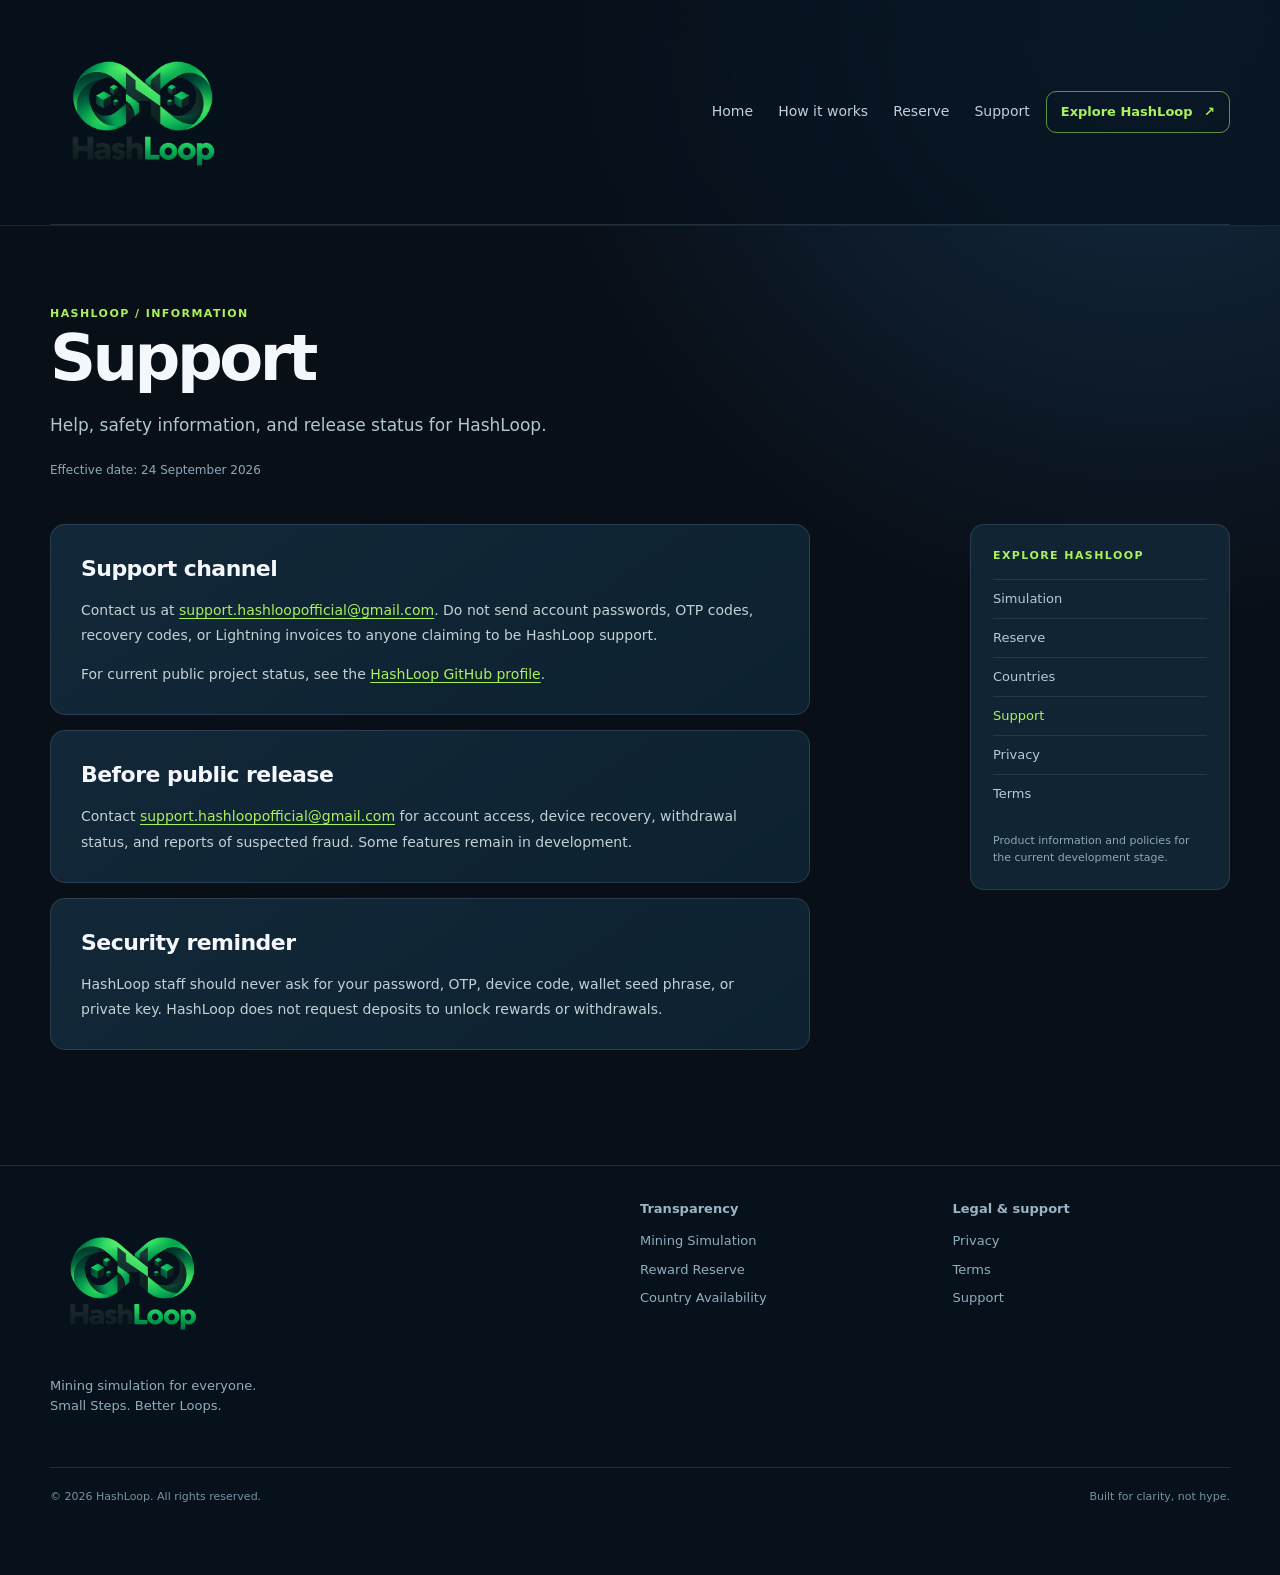
<file: support/index.html>
<!doctype html><html lang="en"><head><meta charset="utf-8"><meta name="viewport" content="width=device-width, initial-scale=1"><meta name="description" content="Help, safety information, and release status for HashLoop."><title>Support — HashLoop</title><link rel="stylesheet" href="/assets/site.css"></head><body class="docs">
 <header class="site-header"><div class="shell nav">
 <a class="brand brand-logo" href="/" aria-label="HashLoop home"><img src="/assets/hashloop_logo.webp" alt="HashLoop"></a>
 <nav class="nav-links" aria-label="Main navigation"><a href="/">Home</a><a href="/mining-simulation/">How it works</a><a href="/reward-reserve/">Reserve</a><a href="/support/">Support</a></nav>
 <a class="nav-cta" href="/">Explore HashLoop <span aria-hidden="true">↗</span></a>
 </div></header>
 <main class="shell doc-main"><div class="doc-header"><span class="kicker">HASHLOOP / INFORMATION</span><h1>Support</h1><p class="lead">Help, safety information, and release status for HashLoop.</p><div class="updated">Effective date: 24 September 2026</div></div>
 <div class="doc-grid"><div class="doc-content"><div class="box"><h2>Support channel</h2><p>Contact us at <a href="mailto:support.hashloopofficial@gmail.com">support.hashloopofficial@gmail.com</a>. Do not send account passwords, OTP codes, recovery codes, or Lightning invoices to anyone claiming to be HashLoop support.</p><p>For current public project status, see the <a href="https://github.com/hcracanz-alt">HashLoop GitHub profile</a>.</p></div><div class="box"><h2>Before public release</h2><p>Contact <a href="mailto:support.hashloopofficial@gmail.com">support.hashloopofficial@gmail.com</a> for account access, device recovery, withdrawal status, and reports of suspected fraud. Some features remain in development.</p></div><div class="box"><h2>Security reminder</h2><p>HashLoop staff should never ask for your password, OTP, device code, wallet seed phrase, or private key. HashLoop does not request deposits to unlock rewards or withdrawals.</p></div></div><aside class="doc-aside"><b>EXPLORE HASHLOOP</b><a href="/mining-simulation/">Simulation</a><a href="/reward-reserve/">Reserve</a><a href="/country-availability/">Countries</a><a href="/support/" aria-current="page">Support</a><a href="/privacy/">Privacy</a><a href="/terms/">Terms</a><p class="aside-note">Product information and policies for the current development stage.</p></aside></div>
 </main>
 <footer class="footer"><div class="shell footer-grid"><div><a class="brand brand-logo footer-logo" href="/"><img src="/assets/hashloop_logo.webp" alt="HashLoop"></a><p>Mining simulation for everyone.<br>Small Steps. Better Loops.</p></div><div><b>Transparency</b><a href="/mining-simulation/">Mining Simulation</a><a href="/reward-reserve/">Reward Reserve</a><a href="/country-availability/">Country Availability</a></div><div><b>Legal &amp; support</b><a href="/privacy/">Privacy</a><a href="/terms/">Terms</a><a href="/support/">Support</a></div></div><div class="shell footer-bottom"><span>© 2026 HashLoop. All rights reserved.</span><span>Built for clarity, not hype.</span></div></footer></body></html>
</file>
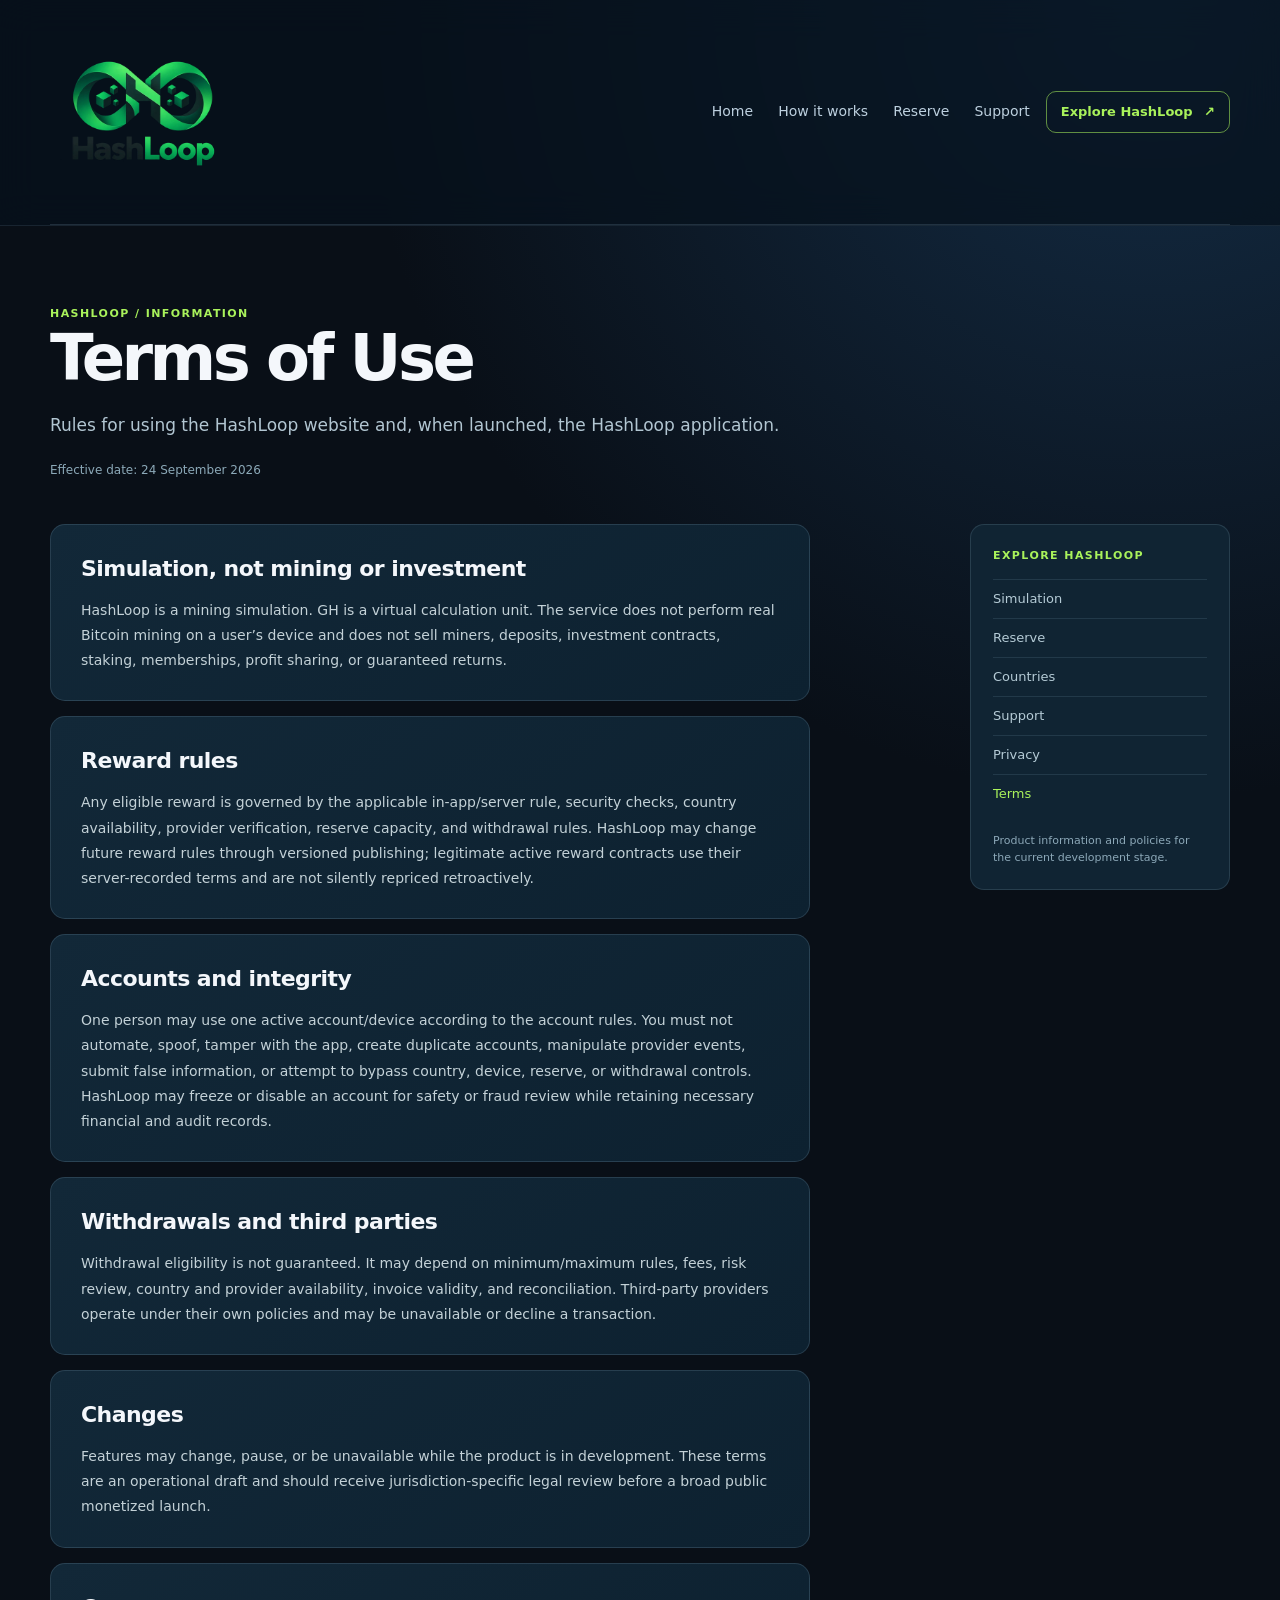
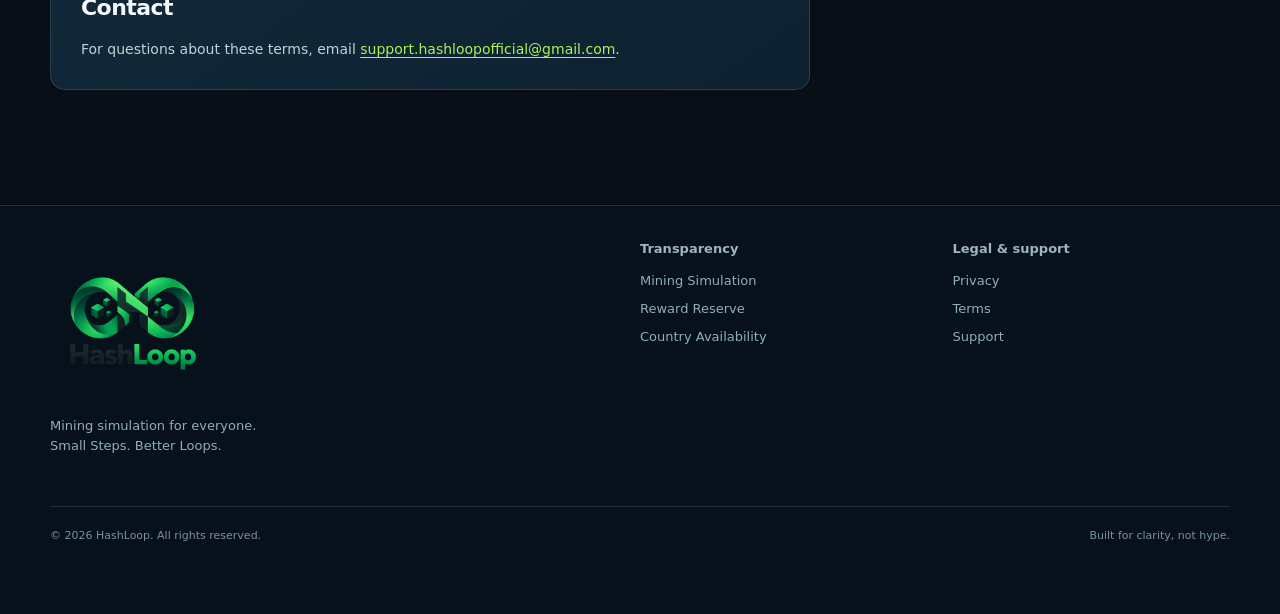
<file: terms/index.html>
<!doctype html><html lang="en"><head><meta charset="utf-8"><meta name="viewport" content="width=device-width, initial-scale=1"><meta name="description" content="Rules for using the HashLoop website and, when launched, the HashLoop application."><title>Terms of Use — HashLoop</title><link rel="stylesheet" href="/assets/site.css"></head><body class="docs">
 <header class="site-header"><div class="shell nav">
 <a class="brand brand-logo" href="/" aria-label="HashLoop home"><img src="/assets/hashloop_logo.webp" alt="HashLoop"></a>
 <nav class="nav-links" aria-label="Main navigation"><a href="/">Home</a><a href="/mining-simulation/">How it works</a><a href="/reward-reserve/">Reserve</a><a href="/support/">Support</a></nav>
 <a class="nav-cta" href="/">Explore HashLoop <span aria-hidden="true">↗</span></a>
 </div></header>
 <main class="shell doc-main"><div class="doc-header"><span class="kicker">HASHLOOP / INFORMATION</span><h1>Terms of Use</h1><p class="lead">Rules for using the HashLoop website and, when launched, the HashLoop application.</p><div class="updated">Effective date: 24 September 2026</div></div>
 <div class="doc-grid"><div class="doc-content"><div class="box"><h2>Simulation, not mining or investment</h2><p>HashLoop is a mining simulation. GH is a virtual calculation unit. The service does not perform real Bitcoin mining on a user’s device and does not sell miners, deposits, investment contracts, staking, memberships, profit sharing, or guaranteed returns.</p></div><div class="box"><h2>Reward rules</h2><p>Any eligible reward is governed by the applicable in-app/server rule, security checks, country availability, provider verification, reserve capacity, and withdrawal rules. HashLoop may change future reward rules through versioned publishing; legitimate active reward contracts use their server-recorded terms and are not silently repriced retroactively.</p></div><div class="box"><h2>Accounts and integrity</h2><p>One person may use one active account/device according to the account rules. You must not automate, spoof, tamper with the app, create duplicate accounts, manipulate provider events, submit false information, or attempt to bypass country, device, reserve, or withdrawal controls. HashLoop may freeze or disable an account for safety or fraud review while retaining necessary financial and audit records.</p></div><div class="box"><h2>Withdrawals and third parties</h2><p>Withdrawal eligibility is not guaranteed. It may depend on minimum/maximum rules, fees, risk review, country and provider availability, invoice validity, and reconciliation. Third-party providers operate under their own policies and may be unavailable or decline a transaction.</p></div><div class="box"><h2>Changes</h2><p>Features may change, pause, or be unavailable while the product is in development. These terms are an operational draft and should receive jurisdiction-specific legal review before a broad public monetized launch.</p></div><div class="box"><h2>Contact</h2><p>For questions about these terms, email <a href="mailto:support.hashloopofficial@gmail.com">support.hashloopofficial@gmail.com</a>.</p></div></div><aside class="doc-aside"><b>EXPLORE HASHLOOP</b><a href="/mining-simulation/">Simulation</a><a href="/reward-reserve/">Reserve</a><a href="/country-availability/">Countries</a><a href="/support/">Support</a><a href="/privacy/">Privacy</a><a href="/terms/" aria-current="page">Terms</a><p class="aside-note">Product information and policies for the current development stage.</p></aside></div>
 </main>
 <footer class="footer"><div class="shell footer-grid"><div><a class="brand brand-logo footer-logo" href="/"><img src="/assets/hashloop_logo.webp" alt="HashLoop"></a><p>Mining simulation for everyone.<br>Small Steps. Better Loops.</p></div><div><b>Transparency</b><a href="/mining-simulation/">Mining Simulation</a><a href="/reward-reserve/">Reward Reserve</a><a href="/country-availability/">Country Availability</a></div><div><b>Legal &amp; support</b><a href="/privacy/">Privacy</a><a href="/terms/">Terms</a><a href="/support/">Support</a></div></div><div class="shell footer-bottom"><span>© 2026 HashLoop. All rights reserved.</span><span>Built for clarity, not hype.</span></div></footer></body></html>
</file>
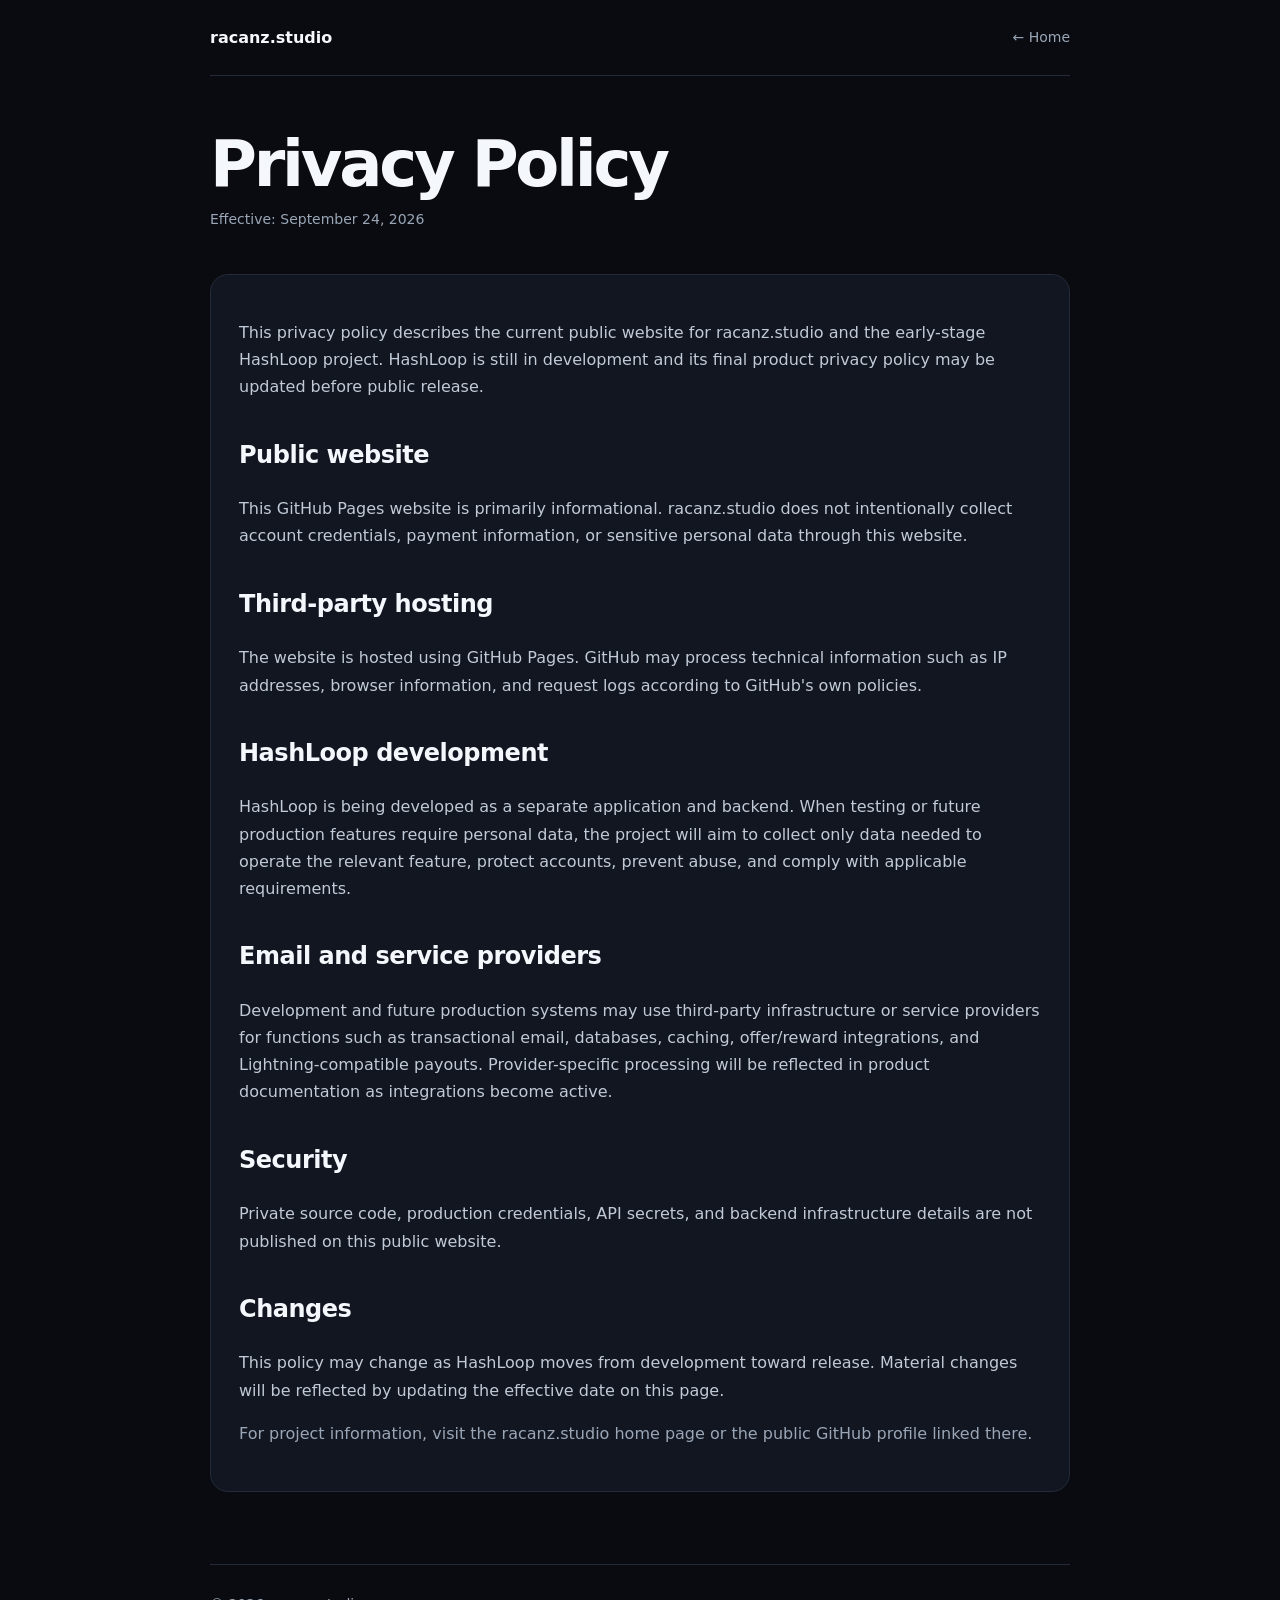
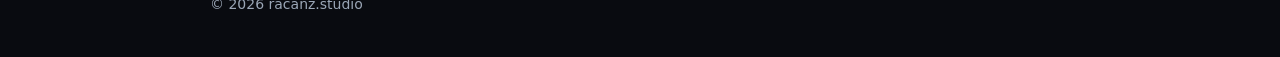
<file: privacy.html>
<!doctype html>
<html lang="en">
<head>
  <meta charset="utf-8" />
  <meta name="viewport" content="width=device-width, initial-scale=1" />
  <title>Privacy — racanz.studio</title>
  <style>
    :root{--bg:#090b10;--card:#111621;--line:#232b3a;--text:#f4f7fb;--muted:#9aa6b6;--accent:#8ee6c4;--max:860px}*{box-sizing:border-box}body{margin:0;font-family:Inter,ui-sans-serif,system-ui,-apple-system,BlinkMacSystemFont,"Segoe UI",sans-serif;background:var(--bg);color:var(--text);line-height:1.7}.wrap{width:min(calc(100% - 32px),var(--max));margin:auto}.nav{display:flex;justify-content:space-between;align-items:center;padding:24px 0;border-bottom:1px solid var(--line)}a{color:inherit}.brand{text-decoration:none;font-weight:800}.back{color:var(--muted);text-decoration:none;font-size:14px}main{padding:56px 0 72px}h1{font-size:clamp(38px,7vw,64px);letter-spacing:-.05em;line-height:1;margin:0 0 12px}.updated{color:var(--muted);font-size:14px;margin-bottom:42px}.box{background:var(--card);border:1px solid var(--line);border-radius:18px;padding:28px}h2{margin-top:34px;letter-spacing:-.02em}p,li{color:#c1cad6}.muted{color:var(--muted)}footer{border-top:1px solid var(--line);padding:28px 0 40px;color:var(--muted);font-size:14px}
  </style>
</head>
<body><div class="wrap"><nav class="nav"><a class="brand" href="/">racanz.studio</a><a class="back" href="/">← Home</a></nav><main><h1>Privacy Policy</h1><div class="updated">Effective: September 24, 2026</div><div class="box"><p>This privacy policy describes the current public website for racanz.studio and the early-stage HashLoop project. HashLoop is still in development and its final product privacy policy may be updated before public release.</p><h2>Public website</h2><p>This GitHub Pages website is primarily informational. racanz.studio does not intentionally collect account credentials, payment information, or sensitive personal data through this website.</p><h2>Third-party hosting</h2><p>The website is hosted using GitHub Pages. GitHub may process technical information such as IP addresses, browser information, and request logs according to GitHub's own policies.</p><h2>HashLoop development</h2><p>HashLoop is being developed as a separate application and backend. When testing or future production features require personal data, the project will aim to collect only data needed to operate the relevant feature, protect accounts, prevent abuse, and comply with applicable requirements.</p><h2>Email and service providers</h2><p>Development and future production systems may use third-party infrastructure or service providers for functions such as transactional email, databases, caching, offer/reward integrations, and Lightning-compatible payouts. Provider-specific processing will be reflected in product documentation as integrations become active.</p><h2>Security</h2><p>Private source code, production credentials, API secrets, and backend infrastructure details are not published on this public website.</p><h2>Changes</h2><p>This policy may change as HashLoop moves from development toward release. Material changes will be reflected by updating the effective date on this page.</p><p class="muted">For project information, visit the racanz.studio home page or the public GitHub profile linked there.</p></div></main><footer>© 2026 racanz.studio</footer></div></body></html>
</file>
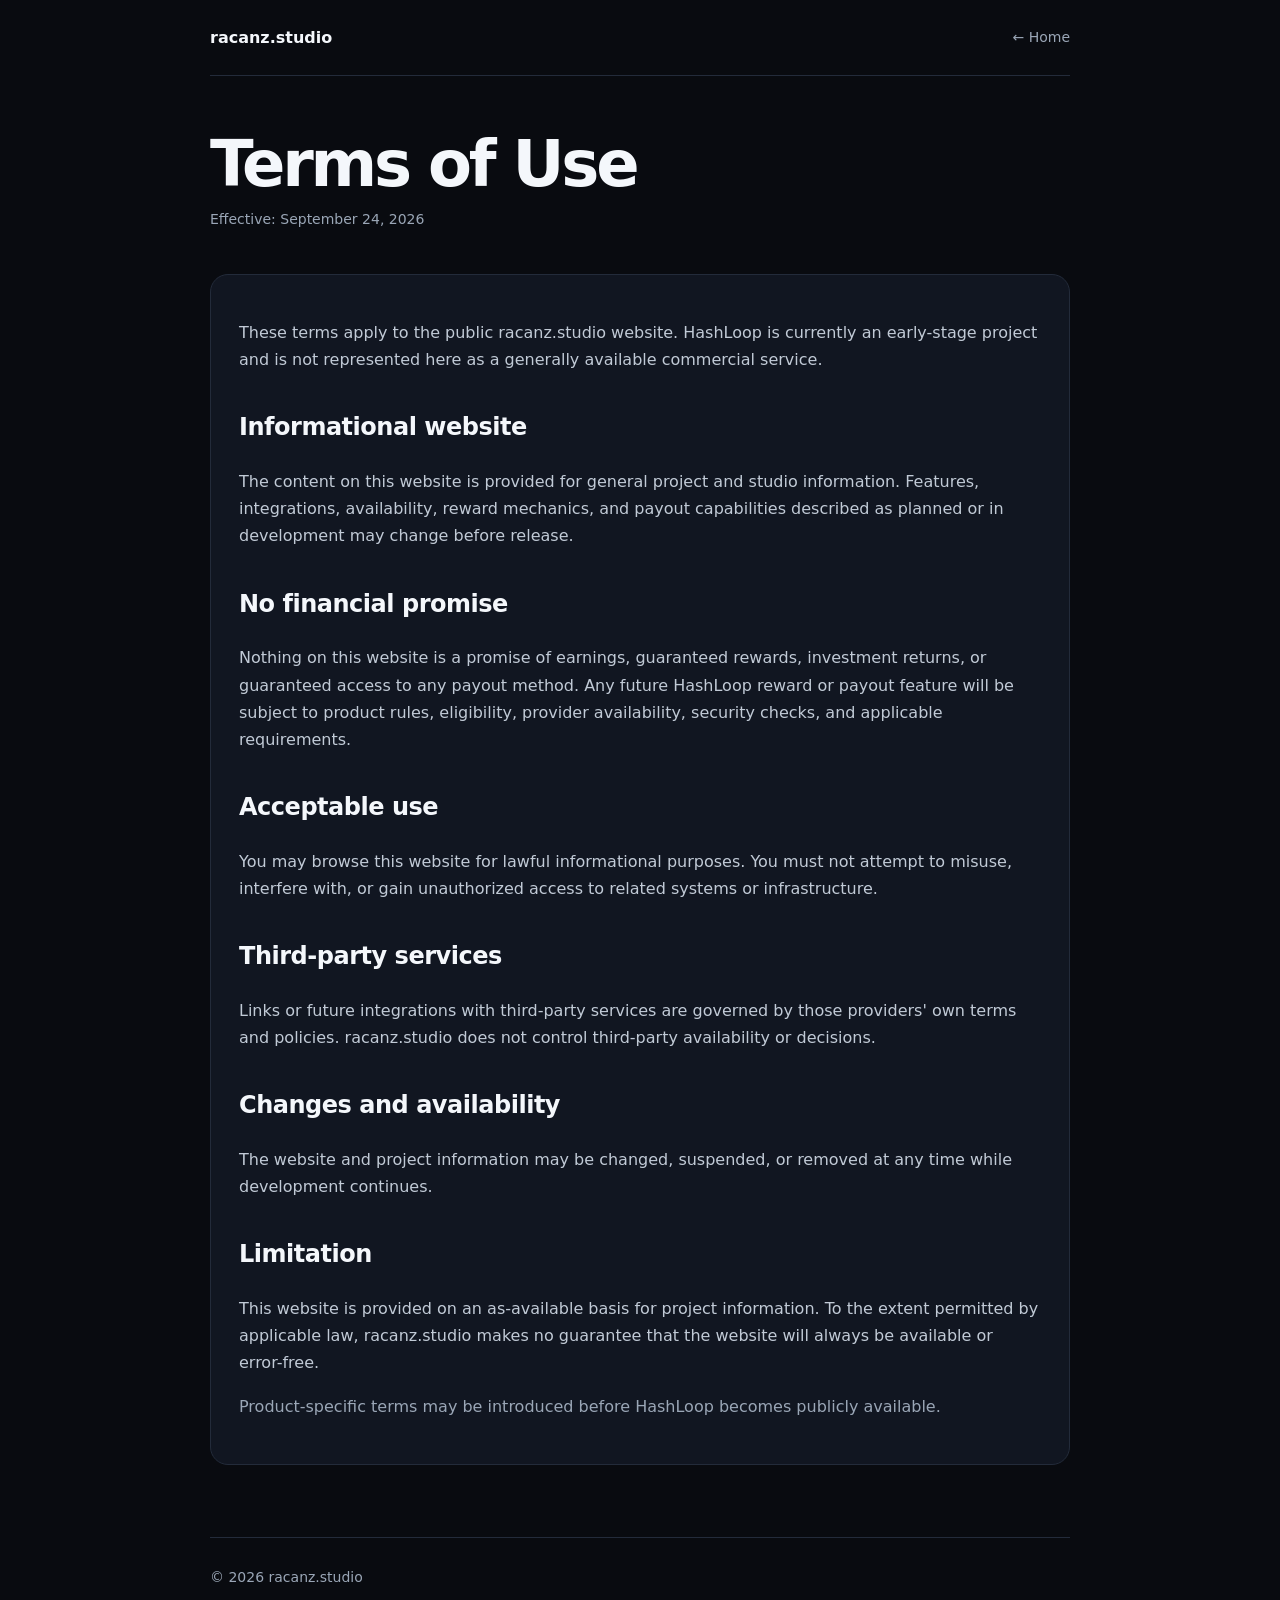
<file: terms.html>
<!doctype html>
<html lang="en">
<head>
  <meta charset="utf-8" />
  <meta name="viewport" content="width=device-width, initial-scale=1" />
  <title>Terms — racanz.studio</title>
  <style>
    :root{--bg:#090b10;--card:#111621;--line:#232b3a;--text:#f4f7fb;--muted:#9aa6b6;--max:860px}*{box-sizing:border-box}body{margin:0;font-family:Inter,ui-sans-serif,system-ui,-apple-system,BlinkMacSystemFont,"Segoe UI",sans-serif;background:var(--bg);color:var(--text);line-height:1.7}.wrap{width:min(calc(100% - 32px),var(--max));margin:auto}.nav{display:flex;justify-content:space-between;align-items:center;padding:24px 0;border-bottom:1px solid var(--line)}a{color:inherit}.brand{text-decoration:none;font-weight:800}.back{color:var(--muted);text-decoration:none;font-size:14px}main{padding:56px 0 72px}h1{font-size:clamp(38px,7vw,64px);letter-spacing:-.05em;line-height:1;margin:0 0 12px}.updated{color:var(--muted);font-size:14px;margin-bottom:42px}.box{background:var(--card);border:1px solid var(--line);border-radius:18px;padding:28px}h2{margin-top:34px;letter-spacing:-.02em}p,li{color:#c1cad6}.muted{color:var(--muted)}footer{border-top:1px solid var(--line);padding:28px 0 40px;color:var(--muted);font-size:14px}
  </style>
</head>
<body><div class="wrap"><nav class="nav"><a class="brand" href="/">racanz.studio</a><a class="back" href="/">← Home</a></nav><main><h1>Terms of Use</h1><div class="updated">Effective: September 24, 2026</div><div class="box"><p>These terms apply to the public racanz.studio website. HashLoop is currently an early-stage project and is not represented here as a generally available commercial service.</p><h2>Informational website</h2><p>The content on this website is provided for general project and studio information. Features, integrations, availability, reward mechanics, and payout capabilities described as planned or in development may change before release.</p><h2>No financial promise</h2><p>Nothing on this website is a promise of earnings, guaranteed rewards, investment returns, or guaranteed access to any payout method. Any future HashLoop reward or payout feature will be subject to product rules, eligibility, provider availability, security checks, and applicable requirements.</p><h2>Acceptable use</h2><p>You may browse this website for lawful informational purposes. You must not attempt to misuse, interfere with, or gain unauthorized access to related systems or infrastructure.</p><h2>Third-party services</h2><p>Links or future integrations with third-party services are governed by those providers' own terms and policies. racanz.studio does not control third-party availability or decisions.</p><h2>Changes and availability</h2><p>The website and project information may be changed, suspended, or removed at any time while development continues.</p><h2>Limitation</h2><p>This website is provided on an as-available basis for project information. To the extent permitted by applicable law, racanz.studio makes no guarantee that the website will always be available or error-free.</p><p class="muted">Product-specific terms may be introduced before HashLoop becomes publicly available.</p></div></main><footer>© 2026 racanz.studio</footer></div></body></html>
</file>
<file: assets/site.css>
:root{--ink:#07121d;--ink2:#0b1b2a;--panel:#10273a;--line:rgba(167,207,228,.16);--white:#f6fbff;--muted:#9cb4c6;--lime:#a9f25b;--cyan:#42c8ff;--orange:#ffbd50;--max:1180px}*{box-sizing:border-box}html{scroll-behavior:smooth}body{margin:0;font-family:Inter,ui-sans-serif,system-ui,-apple-system,BlinkMacSystemFont,"Segoe UI",sans-serif;background:#07121d;color:var(--white);line-height:1.55}.landing{overflow-x:hidden;background:linear-gradient(180deg,#06111d 0,#071828 58%,#07121d 100%)}a{color:inherit}.shell{width:min(calc(100% - 48px),var(--max));margin:0 auto}.site-header{position:relative;z-index:10;border-bottom:1px solid rgba(172,218,239,.1);background:rgba(6,17,29,.72);backdrop-filter:blur(18px)}.nav{min-height:80px;display:flex;align-items:center;gap:26px}.brand-logo{display:flex;align-items:center;width:180px}.brand-logo img{display:block;width:100%;height:auto}.nav-links{margin-left:auto;display:flex;gap:25px;align-items:center}.nav-links a{font-size:14px;text-decoration:none;color:#bdd0df;transition:.2s}.nav-links a:hover{color:var(--lime)}.nav-cta{font-size:13px;border:1px solid rgba(169,242,91,.55);color:var(--lime);padding:10px 14px;border-radius:10px;text-decoration:none;font-weight:700;white-space:nowrap}.nav-cta span{margin-left:7px}.aurora{position:absolute;z-index:0;pointer-events:none;border-radius:50%;filter:blur(18px);opacity:.3}.aurora-one{width:520px;height:520px;right:-160px;top:20px;background:radial-gradient(circle,#1379c7,transparent 66%)}.aurora-two{width:420px;height:420px;left:-240px;top:430px;background:radial-gradient(circle,#457b3a,transparent 65%)}.hero{position:relative;z-index:1;display:grid;grid-template-columns:1.02fr .98fr;gap:40px;min-height:640px;align-items:center;padding:66px 0 58px}.eyebrow,.kicker{font-size:11px;font-weight:800;letter-spacing:.13em;color:var(--lime);text-transform:uppercase}.eyebrow{display:flex;align-items:center;gap:9px;margin-bottom:20px}.eyebrow i{width:8px;height:8px;background:var(--lime);border-radius:50%;box-shadow:0 0 16px var(--lime)}h1,h2,h3,p{margin-top:0}.hero h1{font-size:clamp(43px,5.7vw,76px);letter-spacing:-.065em;line-height:.98;margin-bottom:23px;max-width:630px}.hero h1 em,.feature-intro em{font-style:normal;color:var(--lime)}.hero-lead{font-size:18px;color:#b6cad8;max-width:570px;margin-bottom:28px}.hero-actions{display:flex;flex-wrap:wrap;gap:10px}.button{display:inline-flex;align-items:center;justify-content:center;gap:16px;padding:13px 18px;border-radius:10px;text-decoration:none;font-size:14px;font-weight:800;transition:transform .2s,box-shadow .2s}.button:hover{transform:translateY(-2px)}.button.primary{background:var(--lime);color:#0a1b22;box-shadow:0 8px 25px rgba(169,242,91,.12)}.button.ghost{border:1px solid var(--line);color:var(--white);background:rgba(13,35,50,.42)}.button.light{background:#e8f5ff;color:#102339;white-space:nowrap}.hero-trust{display:flex;flex-wrap:wrap;gap:16px;margin-top:28px;color:#95adbf;font-size:12px}.hero-trust b{color:var(--lime);margin-right:4px}.hero-visual{height:520px;position:relative;display:flex;justify-content:center;align-items:center}.phone{position:relative;z-index:2;width:286px;min-height:496px;padding:12px 13px 13px;background:linear-gradient(145deg,#14334d,#071622 70%);border:1px solid rgba(185,228,255,.24);border-radius:34px;box-shadow:0 28px 70px rgba(0,0,0,.47),inset 0 1px rgba(255,255,255,.12);transform:rotate(4deg)}.phone-top{display:flex;justify-content:space-between;font-size:8px;color:#d7e6ef;align-items:center;padding:0 3px 10px}.notch{width:75px;height:13px;background:#03101a;border-radius:12px}.app-top{display:flex;align-items:center;gap:7px;font-size:12px;font-weight:800}.app-top img{width:27px;height:27px;object-fit:contain}.app-top button{margin-left:auto;border:0;background:transparent;color:#bdd6e4;font-size:18px}.hello{font-size:15px;font-weight:800;margin:17px 3px 12px}.hello span{color:var(--orange)}.hello small{display:block;font-size:9px;color:#87a5b8;font-weight:500;margin-top:1px}.balance-card{background:linear-gradient(115deg,#103654,#12304c 53%,#195662);border:1px solid rgba(73,200,255,.23);border-radius:14px;padding:13px;display:flex;justify-content:space-between}.balance-card small,.power-row small{display:block;color:#9dbacb;font-size:8px}.balance-card strong{display:block;font-size:15px;margin:3px 0}.balance-card em{font-style:normal;font-size:8px;color:#a9c3d2;display:block;width:160px}.gem{font-size:36px;color:#54ddff;line-height:.9;filter:drop-shadow(0 0 8px #38b9e5)}.power-row{display:flex;justify-content:space-between;margin:11px 0;padding:10px 12px;background:#0b2134;border:1px solid rgba(159,206,235,.12);border-radius:12px}.power-row b{font-size:12px}.signal{display:flex;align-items:end;gap:2px}.signal span{width:4px;background:var(--lime);border-radius:2px}.signal span:nth-child(1){height:5px}.signal span:nth-child(2){height:8px}.signal span:nth-child(3){height:12px}.signal span:nth-child(4){height:15px}.claim-preview{display:flex;align-items:center;gap:8px;padding:10px;border-radius:13px;background:#0c2030}.preview-icon{width:30px;height:30px;display:grid;place-items:center;border-radius:9px;background:#203a26;color:var(--lime)}.claim-preview strong{display:block;font-size:11px}.claim-preview small{display:block;color:#8faabb;font-size:8px}.claim-preview button{margin-left:auto;background:var(--lime);color:#112419;border:0;border-radius:8px;padding:7px 9px;font-size:9px;font-weight:800}.mini-nav{display:flex;justify-content:space-around;border-top:1px solid rgba(192,226,244,.13);margin-top:19px;padding-top:9px}.mini-nav b{display:flex;flex-direction:column;align-items:center;font-size:14px;color:#d0e0e8}.mini-nav b:first-child{color:var(--lime)}.mini-nav small{font-size:7px;margin-top:2px}.orbit{position:absolute;border:1px solid rgba(72,200,255,.17);border-radius:50%;z-index:1}.orbit-a{width:440px;height:440px}.orbit-b{width:340px;height:340px;border-style:dashed;animation:spin 22s linear infinite}@keyframes spin{to{transform:rotate(360deg)}}.float-card{position:absolute;z-index:4;display:flex;gap:10px;align-items:center;padding:11px 13px;background:rgba(13,36,53,.86);border:1px solid rgba(181,225,244,.17);border-radius:12px;backdrop-filter:blur(8px);box-shadow:0 18px 34px rgba(0,0,0,.22)}.float-card b{font-size:10px;display:block}.float-card small{display:block;font-size:8px;color:#a4bfce}.card-one{top:62px;right:0}.card-two{bottom:61px;left:2px}.float-icon{color:var(--orange);font-size:20px}.ok{background:#243f2a;color:var(--lime);display:grid;place-items:center;width:22px;height:22px;border-radius:50%;font-size:12px}.strip{position:relative;z-index:1;border-top:1px solid rgba(172,218,239,.1);border-bottom:1px solid rgba(172,218,239,.1);background:#0c2133}.strip-inner{min-height:57px;display:flex;gap:24px;justify-content:space-between;align-items:center;color:#9dc6d8;font-size:10px;font-weight:800;letter-spacing:.1em}.strip i{width:4px;height:4px;background:var(--lime);border-radius:50%}.section{padding:115px 0}.section-heading{display:flex;justify-content:space-between;gap:40px;align-items:end;margin-bottom:42px}.section-heading h2,.feature-intro h2,.safety h2,.faq h2,.cta h2{font-size:clamp(32px,4vw,53px);letter-spacing:-.055em;line-height:1.02;margin:10px 0 0}.section-heading p{max-width:360px;color:var(--muted);margin:0}.steps{display:grid;grid-template-columns:repeat(3,1fr);gap:16px}.step{padding:23px;border:1px solid var(--line);background:linear-gradient(145deg,rgba(20,52,74,.52),rgba(9,26,39,.52));border-radius:17px;position:relative;overflow:hidden}.step-num{position:absolute;right:20px;top:17px;color:#578096;font-weight:800;font-size:12px}.step-art{width:46px;height:46px;display:grid;place-items:center;border-radius:13px;margin-bottom:45px;font-size:24px}.art-account{background:#203a55;color:#54d7ff}.art-power{background:#2d3e22;color:var(--lime)}.art-track{background:#453721;color:var(--orange)}.step h3{font-size:19px;letter-spacing:-.03em;margin-bottom:8px}.step p,.feature-card p{color:var(--muted);font-size:14px;margin-bottom:0}.feature-section{padding:96px 0;background:linear-gradient(180deg,rgba(11,34,51,.3),rgba(17,47,64,.65));border-top:1px solid var(--line);border-bottom:1px solid var(--line)}.feature-grid{display:grid;grid-template-columns:.75fr 1.25fr;gap:55px;align-items:center}.feature-intro p{color:var(--muted);margin:22px 0}.text-link{font-size:14px;font-weight:800;color:var(--lime);text-decoration:none}.text-link span{padding-left:5px}.feature-cards{display:grid;grid-template-columns:1fr 1fr;gap:14px}.feature-card{padding:20px;border-radius:16px;border:1px solid var(--line);background:linear-gradient(155deg,#16344b,#0d2638);min-height:225px}.feature-card.large{grid-row:span 2;background:linear-gradient(165deg,#163e4a,#0d2a36);min-height:464px}.feature-head{display:flex;justify-content:space-between;align-items:center}.feature-icon{display:grid;place-items:center;width:39px;height:39px;border-radius:11px;font-size:21px}.feature-icon.lime{color:var(--lime);background:#2d482a}.feature-icon.blue{color:#5dd3ff;background:#1e4059}.feature-icon.orange{color:var(--orange);background:#574020}.card-label{font-size:9px;font-weight:800;color:#9db6c7;letter-spacing:.1em}.feature-card h3{font-size:20px;letter-spacing:-.035em;margin:22px 0 7px}.home-mini{display:flex;align-items:center;justify-content:space-between;margin-top:60px;padding:15px;border-radius:12px;background:rgba(4,19,28,.36);border:1px solid rgba(169,242,91,.13)}.home-mini small{display:block;font-size:8px;color:#93b0bf}.home-mini b{font-size:13px}.home-mini span{color:var(--lime);font-size:18px}.calendar-mini{display:grid;grid-template-columns:repeat(7,1fr);gap:5px;margin-top:39px}.calendar-mini i{aspect-ratio:1;border-radius:5px;background:#1f4453;border:1px solid #356c77}.calendar-mini i:nth-child(2),.calendar-mini i:nth-child(5){background:#496b2b;border-color:#81bd47}.wallet-mini{display:flex;gap:12px;align-items:center;margin-top:37px}.wallet-mini>span{display:grid;place-items:center;width:30px;height:30px;border-radius:50%;background:#523f23;color:var(--orange)}.wallet-mini div{flex:1}.wallet-mini i{display:block;height:8px;border-radius:6px;background:#254054;margin:7px 0}.wallet-mini i:last-child{width:62%;background:#2d5a68}.safety{padding:110px 0}.safety-banner{padding:45px;display:flex;justify-content:space-between;gap:30px;align-items:end;background:radial-gradient(circle at 75% 10%,#1a6271 0,transparent 32%),linear-gradient(120deg,#153f40,#123344);border-radius:21px;border:1px solid rgba(136,225,206,.25)}.safety-banner h2{margin-bottom:18px}.safety-banner p{max-width:730px;color:#bed5dd;margin-bottom:0}.safety-grid{display:grid;grid-template-columns:repeat(3,1fr);gap:25px;padding:34px 18px 0}.safety-grid article span{font-size:11px;color:var(--lime);font-weight:800}.safety-grid h3{margin:10px 0 5px;font-size:17px}.safety-grid p{margin:0;color:var(--muted);font-size:14px}.faq{padding:35px 0 110px;display:grid;grid-template-columns:.8fr 1.2fr;gap:70px}.faq-list details{border-bottom:1px solid var(--line);padding:17px 0}.faq-list summary{list-style:none;cursor:pointer;display:flex;justify-content:space-between;gap:15px;font-weight:750;font-size:17px}.faq-list summary::-webkit-details-marker{display:none}.faq-list summary span{color:var(--lime);font-size:22px;font-weight:400}.faq-list details[open] summary span{transform:rotate(45deg)}.faq-list p{color:var(--muted);font-size:14px;max-width:650px;margin:13px 35px 0 0}.cta{margin-bottom:102px;padding:47px;display:flex;justify-content:space-between;gap:35px;align-items:end;border-radius:20px;background:linear-gradient(105deg,#bbf76b,#78e5ad);color:#0a2229}.cta .kicker{color:#315b34}.cta h2{margin:11px 0 0}.cta p{max-width:350px;color:#244c4a}.cta .primary{background:#0b2934;color:white}.footer{border-top:1px solid var(--line);padding-top:46px;background:#06111b}.footer-grid{display:grid;grid-template-columns:2fr 1fr 1fr;gap:35px}.footer-logo{width:160px}.footer p{color:#91adbd;font-size:13px;margin:14px 0}.footer-grid b{font-size:13px;display:block;margin:5px 0 12px}.footer-grid a:not(.brand){display:block;text-decoration:none;color:#91adbd;font-size:13px;margin:8px 0}.footer-grid a:not(.brand):hover{color:var(--lime)}.footer-bottom{border-top:1px solid var(--line);margin-top:40px;padding:20px 0 28px;display:flex;justify-content:space-between;color:#7892a3;font-size:11px}@media(max-width:820px){.nav-links{display:none}.nav-cta{margin-left:auto}.hero{grid-template-columns:1fr;padding-top:62px}.hero-visual{height:450px}.section-heading,.feature-grid,.faq{grid-template-columns:1fr;display:grid;gap:24px}.section-heading{align-items:start}.steps,.safety-grid{grid-template-columns:1fr}.feature-cards{max-width:630px}.safety-banner,.cta{align-items:start;flex-direction:column}.faq{padding-top:20px}.footer-grid{grid-template-columns:1.5fr 1fr 1fr}}@media(max-width:540px){.shell{width:min(calc(100% - 28px),var(--max))}.nav{min-height:66px}.brand-logo{width:148px}.nav-cta{font-size:11px;padding:8px 10px}.hero{padding-top:43px;min-height:0}.hero h1{font-size:44px}.hero-lead{font-size:16px}.hero-visual{height:415px;transform:scale(.89);transform-origin:center}.float-card{display:none}.strip-inner{gap:9px;font-size:8px}.strip-inner span:nth-of-type(n+4),.strip-inner i:nth-of-type(n+3){display:none}.section,.safety{padding:72px 0}.steps{gap:11px}.step{padding:19px}.feature-section{padding:72px 0}.feature-cards{grid-template-columns:1fr}.feature-card.large{grid-row:auto;min-height:300px}.home-mini{margin-top:35px}.safety-banner,.cta{padding:28px}.safety-grid{padding:29px 3px 0}.faq{padding-bottom:72px}.cta{margin-bottom:72px}.footer-grid{grid-template-columns:1fr 1fr;gap:25px}.footer-grid>div:first-child{grid-column:span 2}.footer-bottom{gap:10px;flex-direction:column}}
/* Documentation pages retain a calm, readable layout. */
body:not(.landing){background:radial-gradient(circle at 90% 0,#142d46 0,transparent 32%),#090f17;color:#f4f7fb}
body:not(.landing) .wrap{width:min(calc(100% - 32px),900px);margin:auto}
body:not(.landing) .nav{display:flex;justify-content:space-between;align-items:center;padding:22px 0;border-bottom:1px solid var(--line);gap:16px}
body:not(.landing) .brand{font-size:20px;font-weight:800;letter-spacing:-.03em;text-decoration:none}
body:not(.landing) .links{margin-left:0;display:flex;gap:14px;flex-wrap:wrap}
body:not(.landing) .links a,body:not(.landing) .back{color:var(--muted);text-decoration:none;font-size:14px}
body:not(.landing) .links a:hover,body:not(.landing) .back:hover{color:var(--lime)}
body:not(.landing) main{padding:56px 0 72px}
body:not(.landing) h1{font-size:clamp(38px,7vw,64px);letter-spacing:-.05em;line-height:1;margin:0 0 14px}
body:not(.landing) .lead{font-size:18px;color:var(--muted);max-width:760px}
body:not(.landing) .updated{color:var(--muted);font-size:14px;margin:18px 0 32px}
body:not(.landing) .box{background:linear-gradient(180deg,#121f2d,#0d1722);border:1px solid var(--line);border-radius:18px;padding:28px;margin:18px 0}
body:not(.landing) .box h2{margin:0 0 12px;letter-spacing:-.02em}
body:not(.landing) .box h3{margin:24px 0 8px}
body:not(.landing) .box p,body:not(.landing) .box li{color:#c8d1dd}
body:not(.landing) .note{border-left:3px solid var(--lime);padding:12px 16px;background:#0d2526;color:#c8d1dd;border-radius:0 10px 10px 0}
body:not(.landing) .warn{border-left-color:#f4b04f;background:#1c1710}
body:not(.landing) .pill{display:inline-block;border:1px solid #3d6f55;color:var(--lime);border-radius:999px;padding:5px 10px;font-size:12px;font-weight:700}
body:not(.landing) .btn{display:inline-block;padding:12px 16px;border-radius:11px;text-decoration:none;font-weight:700;background:var(--lime);color:#0b1c23;margin:10px 8px 0 0}
body:not(.landing) .btn.secondary{background:#122237;color:var(--white);border:1px solid var(--line)}
body:not(.landing) footer{border-top:1px solid var(--line);padding:28px 0 42px;color:var(--muted);font-size:14px}
body:not(.landing) .table{width:100%;border-collapse:collapse}
body:not(.landing) .table th,body:not(.landing) .table td{text-align:left;border-bottom:1px solid var(--line);padding:12px 8px;vertical-align:top}
body:not(.landing) .table th{color:var(--muted);font-size:13px}
@media(max-width:640px){body:not(.landing) .nav{align-items:flex-start;flex-direction:column}body:not(.landing) .box{padding:22px}body:not(.landing) .wrap{width:min(calc(100% - 26px),900px)}}
/* Shared documentation layout */
.docs{background:linear-gradient(180deg,#081521 0,#0a1b29 36%,#07121d 100%);color:#f6fbff}
.docs .doc-main{padding:74px 0 100px;max-width:1180px}
.docs .doc-header{max-width:790px;margin-bottom:44px}
.docs .doc-header .kicker{margin-bottom:17px}
.docs .doc-header h1{font-size:clamp(42px,5vw,68px);line-height:1.04;letter-spacing:-.055em;margin:0 0 20px}
.docs .doc-header .lead{font-size:17px;line-height:1.75;color:#b2c6d2;margin:0}
.docs .doc-header .updated{font-size:12px;color:#8ca9b8;margin:20px 0 0}
.docs .doc-grid{display:grid;grid-template-columns:minmax(0,760px) 260px;justify-content:space-between;gap:55px}
.docs .doc-content .box{margin:0 0 15px;background:linear-gradient(145deg,#122838,#0d2130);border:1px solid rgba(167,207,228,.16);border-radius:15px;padding:27px 30px}
.docs .doc-content .box h2{font-size:22px;letter-spacing:-.025em;margin:0 0 12px}
.docs .doc-content .box h3{font-size:16px;margin:22px 0 8px}
.docs .doc-content .box p,.docs .doc-content .box li{color:#c3d1d7;font-size:14px;line-height:1.8}
.docs .doc-content .box p:last-child{margin-bottom:0}
.docs .doc-content .box a,.docs .doc-content a{color:#a9f25b;text-underline-offset:3px}
.docs .doc-content .box a:hover{color:#d9ffaf}
.docs .doc-content .note{background:#123329;border-left:3px solid #a9f25b;padding:14px 18px;border-radius:0 10px 10px 0;color:#d3e2df}
.docs .doc-content .warn{background:#35291c;border-left-color:#ffbd50}
.docs .doc-content .table{width:100%;border-collapse:collapse}
.docs .doc-content .table th,.docs .doc-content .table td{padding:12px 8px;text-align:left;border-bottom:1px solid rgba(167,207,228,.16);vertical-align:top}
.docs .doc-content .table th{color:#adbfcb;font-size:13px}
.docs .doc-aside{align-self:start;position:sticky;top:22px;padding:22px;border:1px solid rgba(167,207,228,.15);border-radius:14px;background:#102433}
.docs .doc-aside b{display:block;font-size:11px;letter-spacing:.13em;color:#a9f25b;margin-bottom:15px}
.docs .doc-aside a{display:block;padding:9px 0;border-top:1px solid rgba(167,207,228,.12);font-size:13px;color:#b5cbd6;text-decoration:none}
.docs .doc-aside a:hover,.docs .doc-aside a[aria-current="page"]{color:#a9f25b}
.docs .doc-aside .aside-note{font-size:11px;line-height:1.6;color:#8ca8b8;margin:18px 0 0}
.docs .footer{border-top:1px solid rgba(167,207,228,.16)}
.docs .footer-grid{display:grid;grid-template-columns:2fr 1fr 1fr;gap:35px}
.docs .footer-grid p{font-size:13px;color:#91adbd}
.docs .footer-grid a{display:block;text-decoration:none;color:#91adbd;font-size:13px;margin:8px 0}
.docs .footer-grid a:hover{color:#a9f25b}
.docs .footer-bottom{border-top:1px solid rgba(167,207,228,.16);display:flex;justify-content:space-between;padding-top:20px;margin-top:36px;color:#7892a3;font-size:11px}
@media(max-width:850px){.docs .doc-grid{grid-template-columns:1fr}.docs .doc-aside{position:static;order:-1}.docs .doc-aside a{display:inline-block;margin-right:18px}.docs .doc-aside .aside-note{display:none}}
@media(max-width:540px){.docs .doc-main{padding:48px 0 72px}.docs .doc-header{margin-bottom:30px}.docs .doc-content .box{padding:22px}.docs .footer-grid{grid-template-columns:1fr 1fr}.docs .footer-grid>div:first-child{grid-column:span 2}.docs .footer-bottom{flex-direction:column;gap:8px}}
</file>
